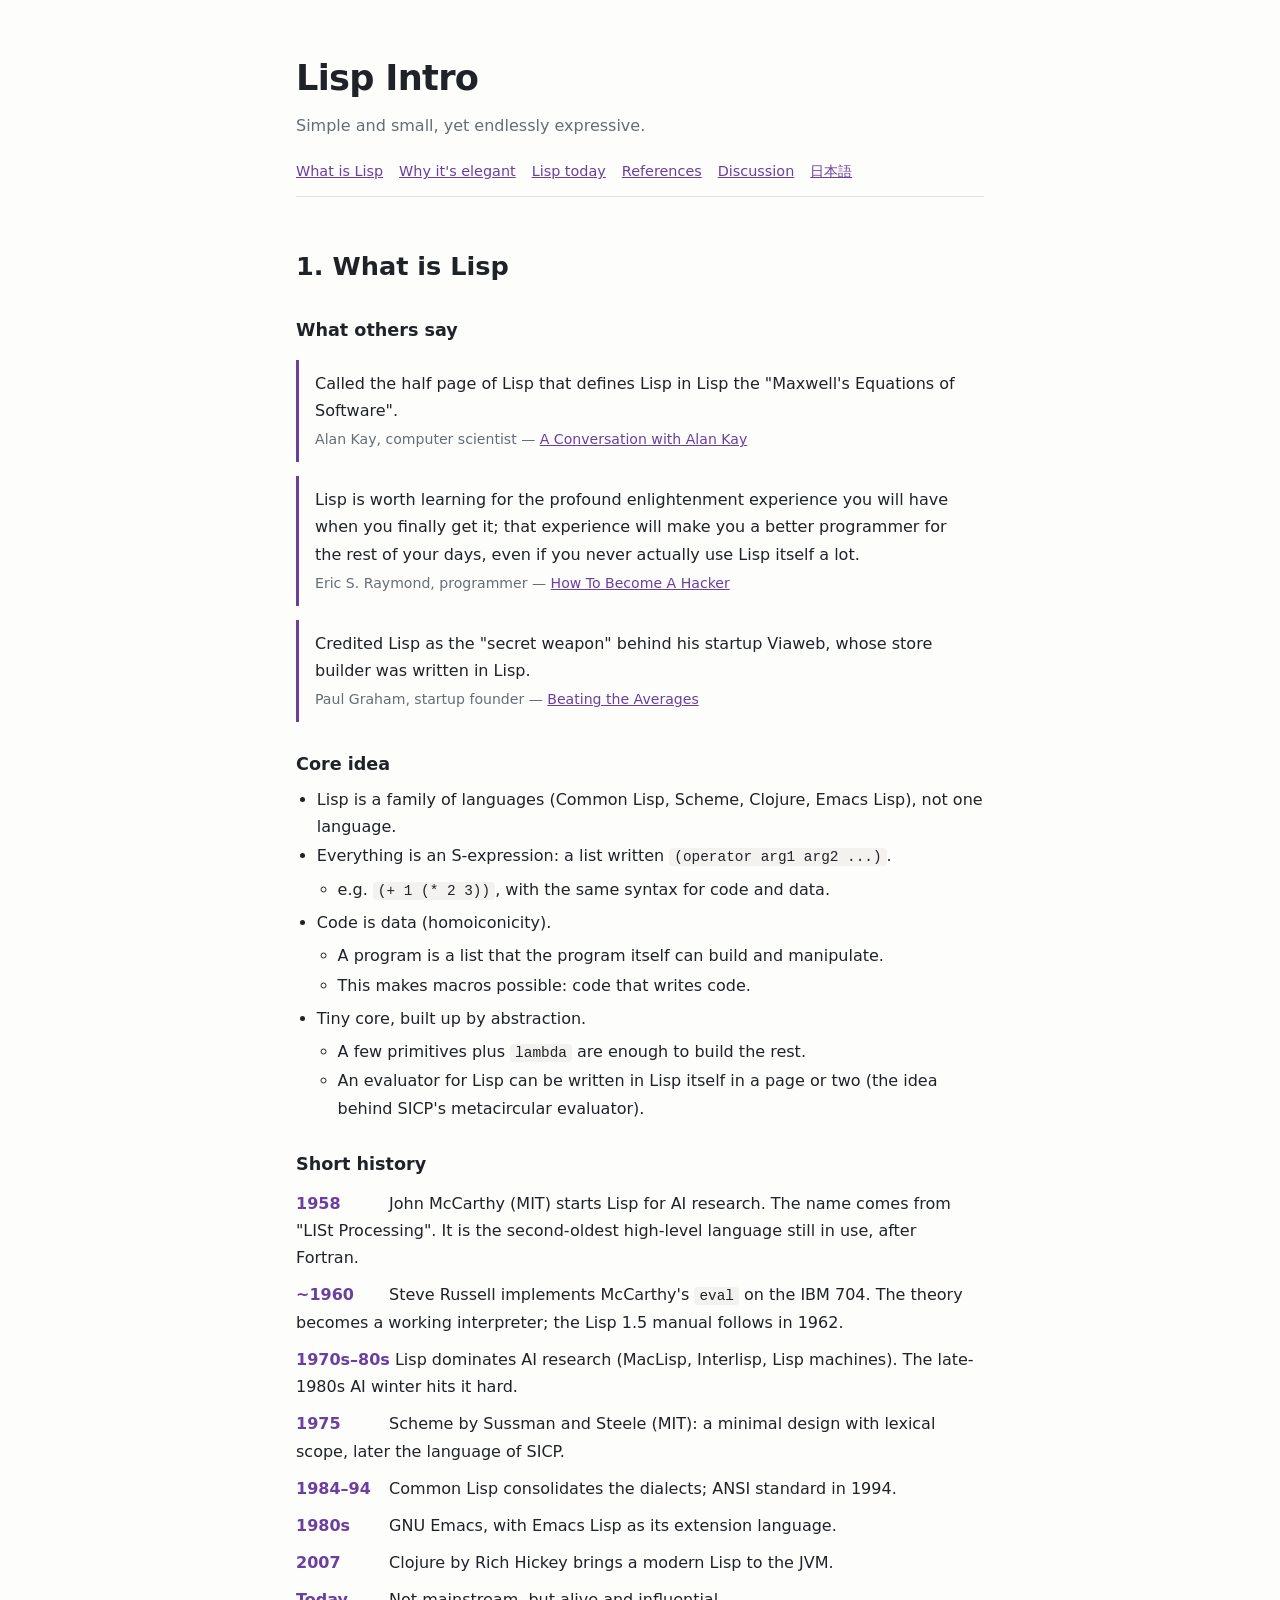
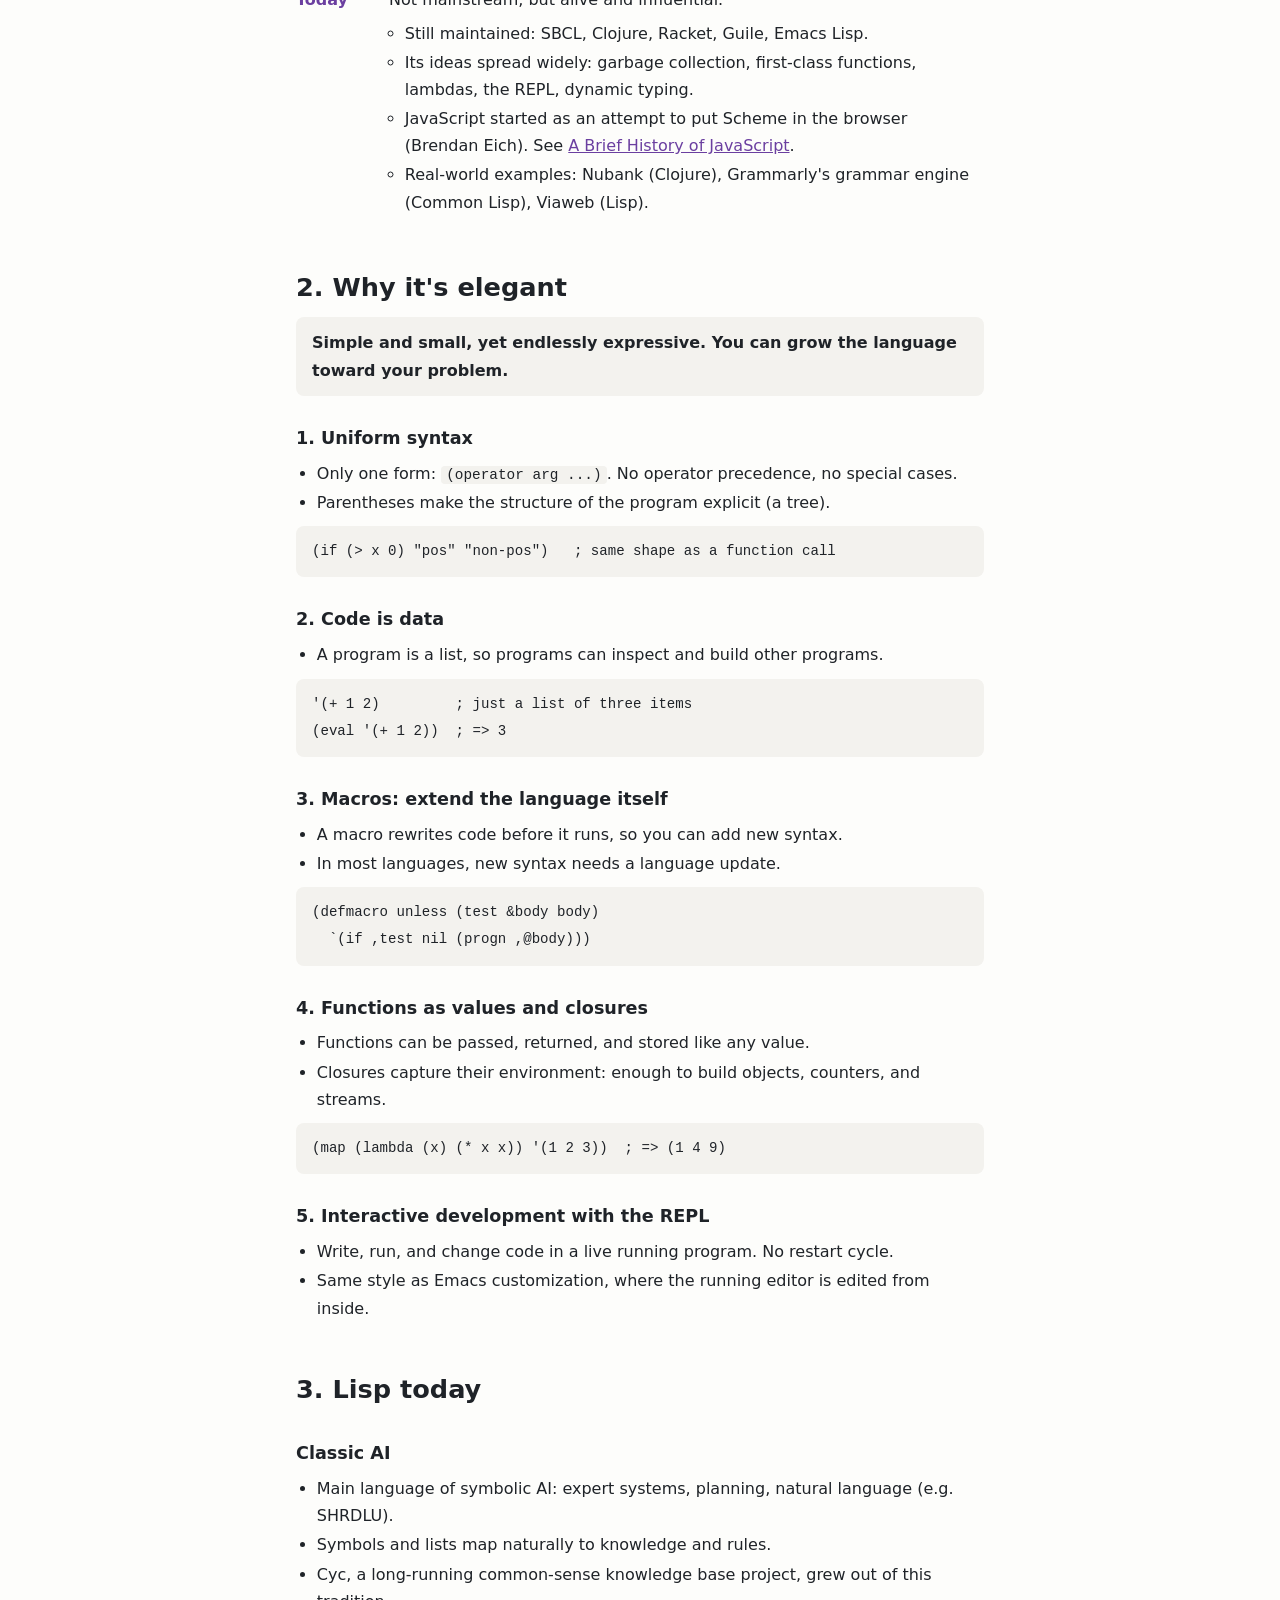
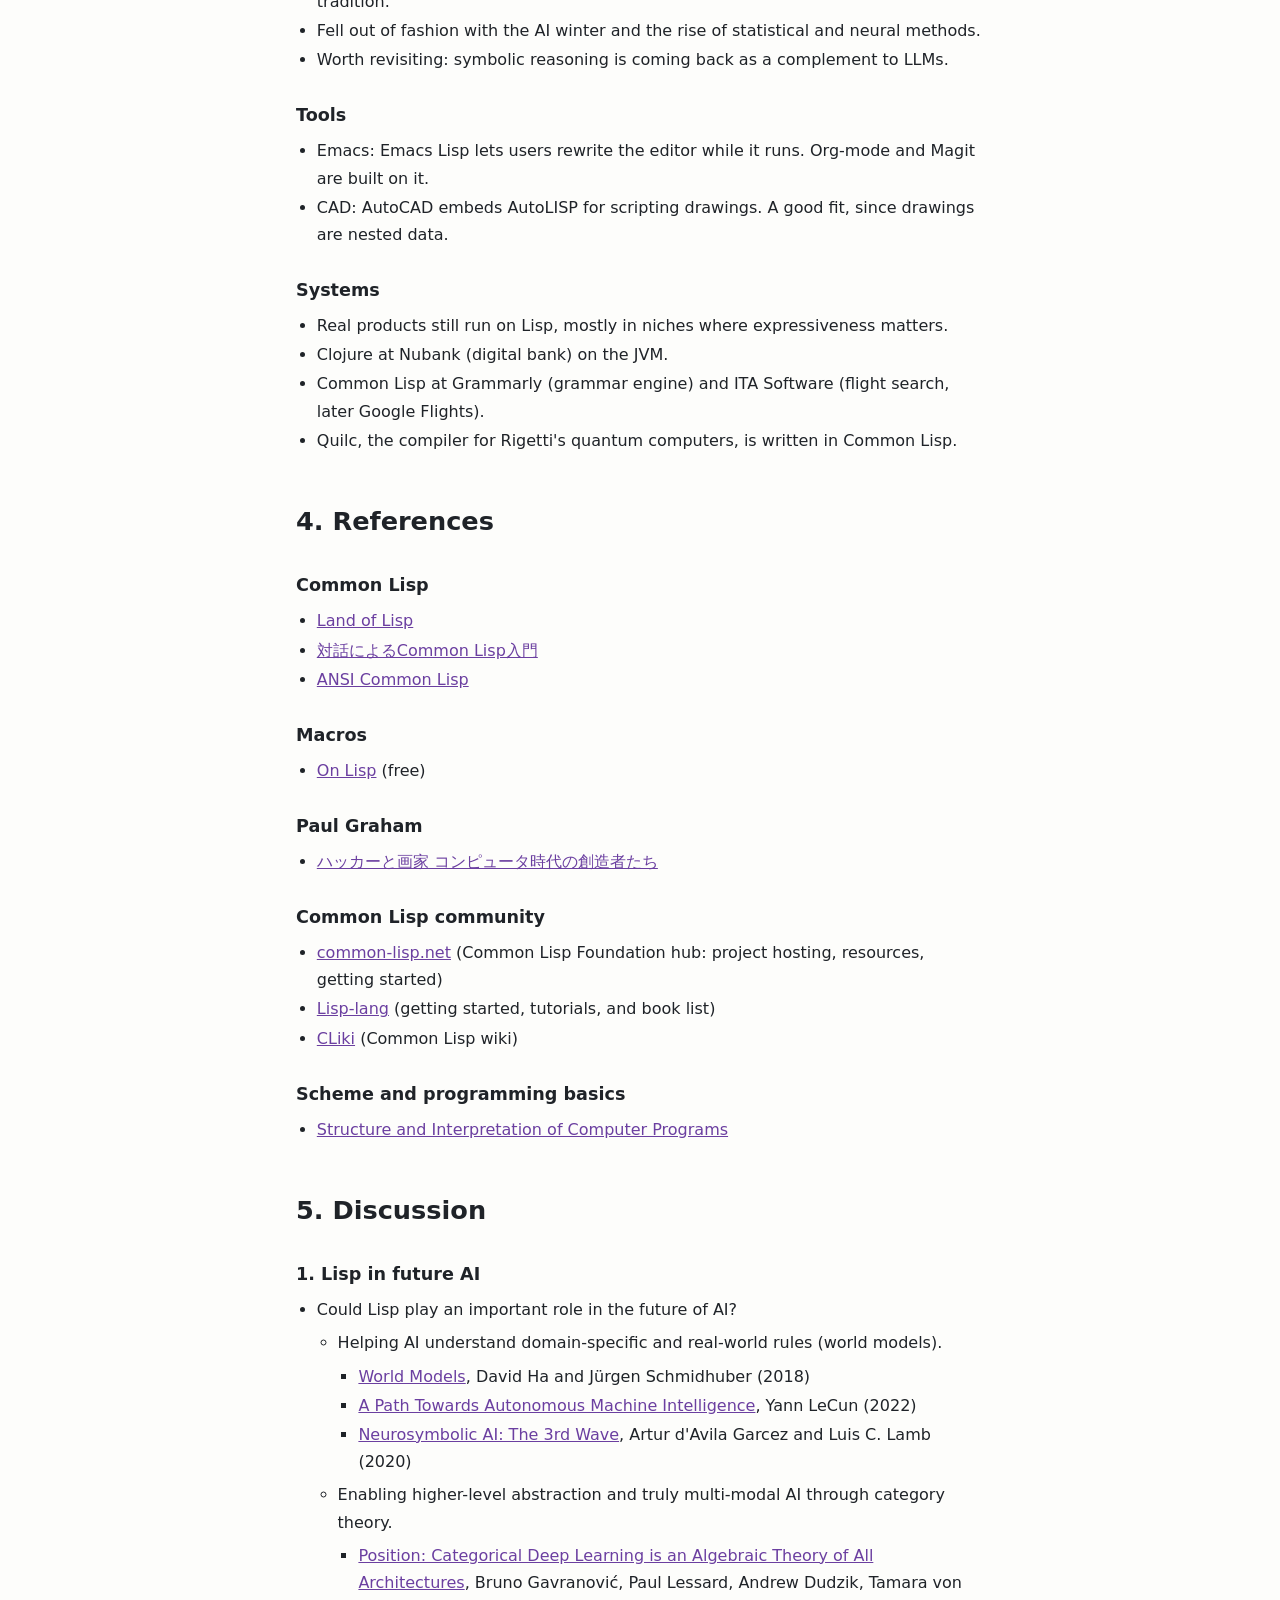
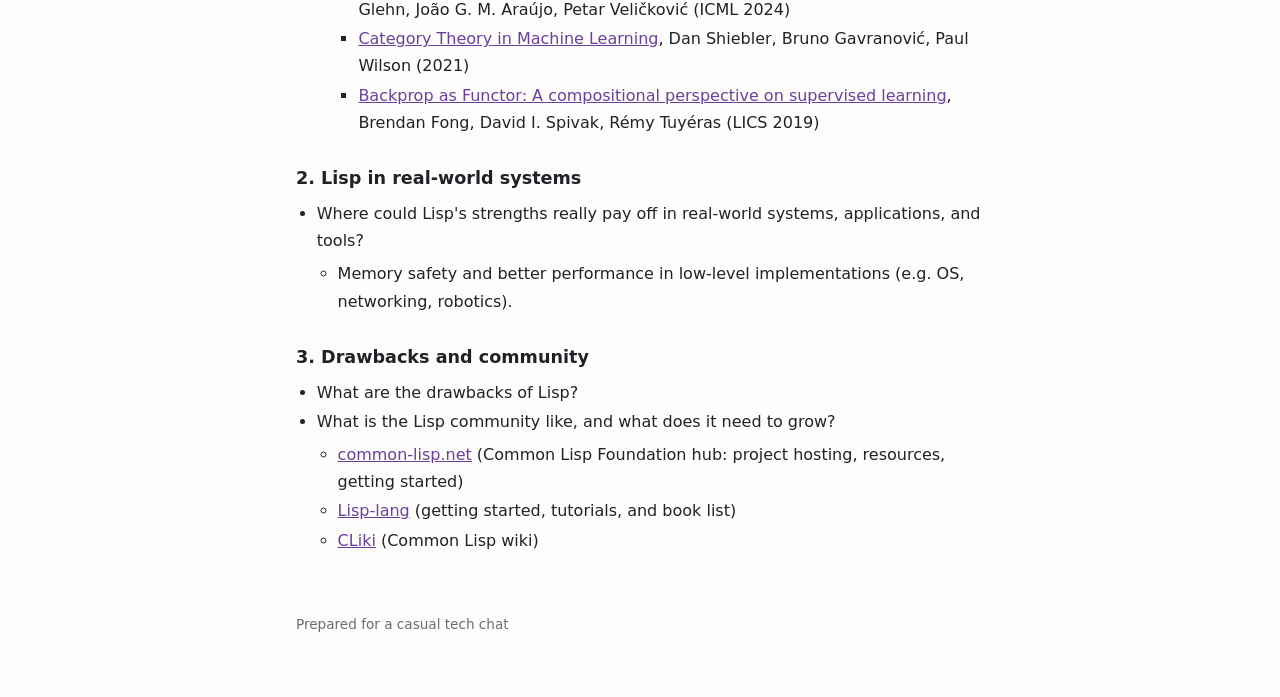
<file: index.html>
<!doctype html>
<html lang="en">
<head>
  <meta charset="utf-8">
  <meta name="viewport" content="width=device-width, initial-scale=1">
  <title>Lisp Intro</title>
  <meta name="description" content="A short, casual introduction to Lisp: the core idea, why it is elegant, and where it is used today.">
  <link rel="stylesheet" href="style.css">
</head>
<body>
  <header class="site-header">
    <h1>Lisp Intro</h1>
    <p class="tagline">Simple and small, yet endlessly expressive.</p>
    <nav>
      <a href="#what">What is Lisp</a>
      <a href="#elegant">Why it's elegant</a>
      <a href="#today">Lisp today</a>
      <a href="#references">References</a>
      <a href="#discussion">Discussion</a>
      <a href="ja/index.html" hreflang="ja" class="lang">日本語</a>
    </nav>
  </header>

  <main>
    <section id="what">
      <h2>1. What is Lisp</h2>

      <h3>What others say</h3>
      <blockquote>
        <p>Called the half page of Lisp that defines Lisp in Lisp the "Maxwell's Equations of Software".</p>
        <footer>Alan Kay, computer scientist &mdash; <a href="https://queue.acm.org/detail.cfm?id=1039523">A Conversation with Alan Kay</a></footer>
      </blockquote>
      <blockquote>
        <p>Lisp is worth learning for the profound enlightenment experience you will have when you finally get it; that experience will make you a better programmer for the rest of your days, even if you never actually use Lisp itself a lot.</p>
        <footer>Eric S. Raymond, programmer &mdash; <a href="http://www.catb.org/~esr/faqs/hacker-howto.html">How To Become A Hacker</a></footer>
      </blockquote>
      <blockquote>
        <p>Credited Lisp as the "secret weapon" behind his startup Viaweb, whose store builder was written in Lisp.</p>
        <footer>Paul Graham, startup founder &mdash; <a href="https://paulgraham.com/avg.html">Beating the Averages</a></footer>
      </blockquote>

      <h3>Core idea</h3>
      <ul>
        <li>Lisp is a family of languages (Common Lisp, Scheme, Clojure, Emacs Lisp), not one language.</li>
        <li>Everything is an S-expression: a list written <code>(operator arg1 arg2 ...)</code>.
          <ul><li>e.g. <code>(+ 1 (* 2 3))</code>, with the same syntax for code and data.</li></ul>
        </li>
        <li>Code is data (homoiconicity).
          <ul>
            <li>A program is a list that the program itself can build and manipulate.</li>
            <li>This makes macros possible: code that writes code.</li>
          </ul>
        </li>
        <li>Tiny core, built up by abstraction.
          <ul>
            <li>A few primitives plus <code>lambda</code> are enough to build the rest.</li>
            <li>An evaluator for Lisp can be written in Lisp itself in a page or two (the idea behind SICP's metacircular evaluator).</li>
          </ul>
        </li>
      </ul>

      <h3>Short history</h3>
      <ul class="timeline">
        <li><span class="year">1958</span> John McCarthy (MIT) starts Lisp for AI research. The name comes from "LISt Processing". It is the second-oldest high-level language still in use, after Fortran.</li>
        <li><span class="year">~1960</span> Steve Russell implements McCarthy's <code>eval</code> on the IBM 704. The theory becomes a working interpreter; the Lisp 1.5 manual follows in 1962.</li>
        <li><span class="year">1970s&ndash;80s</span> Lisp dominates AI research (MacLisp, Interlisp, Lisp machines). The late-1980s AI winter hits it hard.</li>
        <li><span class="year">1975</span> Scheme by Sussman and Steele (MIT): a minimal design with lexical scope, later the language of SICP.</li>
        <li><span class="year">1984&ndash;94</span> Common Lisp consolidates the dialects; ANSI standard in 1994.</li>
        <li><span class="year">1980s</span> GNU Emacs, with Emacs Lisp as its extension language.</li>
        <li><span class="year">2007</span> Clojure by Rich Hickey brings a modern Lisp to the JVM.</li>
        <li><span class="year">Today</span> Not mainstream, but alive and influential.
          <ul>
            <li>Still maintained: SBCL, Clojure, Racket, Guile, Emacs Lisp.</li>
            <li>Its ideas spread widely: garbage collection, first-class functions, lambdas, the REPL, dynamic typing.</li>
            <li>JavaScript started as an attempt to put Scheme in the browser (Brendan Eich). See <a href="https://auth0.com/blog/a-brief-history-of-javascript/">A Brief History of JavaScript</a>.</li>
            <li>Real-world examples: Nubank (Clojure), Grammarly's grammar engine (Common Lisp), Viaweb (Lisp).</li>
          </ul>
        </li>
      </ul>
    </section>

    <section id="elegant">
      <h2>2. Why it's elegant</h2>
      <p class="takeaway">Simple and small, yet endlessly expressive. You can grow the language toward your problem.</p>

      <h3>1. Uniform syntax</h3>
      <ul>
        <li>Only one form: <code>(operator arg ...)</code>. No operator precedence, no special cases.</li>
        <li>Parentheses make the structure of the program explicit (a tree).</li>
      </ul>
      <pre><code>(if (&gt; x 0) "pos" "non-pos")   ; same shape as a function call</code></pre>

      <h3>2. Code is data</h3>
      <ul>
        <li>A program is a list, so programs can inspect and build other programs.</li>
      </ul>
      <pre><code>'(+ 1 2)         ; just a list of three items
(eval '(+ 1 2))  ; =&gt; 3</code></pre>

      <h3>3. Macros: extend the language itself</h3>
      <ul>
        <li>A macro rewrites code before it runs, so you can add new syntax.</li>
        <li>In most languages, new syntax needs a language update.</li>
      </ul>
      <pre><code>(defmacro unless (test &amp;body body)
  `(if ,test nil (progn ,@body)))</code></pre>

      <h3>4. Functions as values and closures</h3>
      <ul>
        <li>Functions can be passed, returned, and stored like any value.</li>
        <li>Closures capture their environment: enough to build objects, counters, and streams.</li>
      </ul>
      <pre><code>(map (lambda (x) (* x x)) '(1 2 3))  ; =&gt; (1 4 9)</code></pre>

      <h3>5. Interactive development with the REPL</h3>
      <ul>
        <li>Write, run, and change code in a live running program. No restart cycle.</li>
        <li>Same style as Emacs customization, where the running editor is edited from inside.</li>
      </ul>
    </section>

    <section id="today">
      <h2>3. Lisp today</h2>

      <h3>Classic AI</h3>
      <ul>
        <li>Main language of symbolic AI: expert systems, planning, natural language (e.g. SHRDLU).</li>
        <li>Symbols and lists map naturally to knowledge and rules.</li>
        <li>Cyc, a long-running common-sense knowledge base project, grew out of this tradition.</li>
        <li>Fell out of fashion with the AI winter and the rise of statistical and neural methods.</li>
        <li>Worth revisiting: symbolic reasoning is coming back as a complement to LLMs.</li>
      </ul>

      <h3>Tools</h3>
      <ul>
        <li>Emacs: Emacs Lisp lets users rewrite the editor while it runs. Org-mode and Magit are built on it.</li>
        <li>CAD: AutoCAD embeds AutoLISP for scripting drawings. A good fit, since drawings are nested data.</li>
      </ul>

      <h3>Systems</h3>
      <ul>
        <li>Real products still run on Lisp, mostly in niches where expressiveness matters.</li>
        <li>Clojure at Nubank (digital bank) on the JVM.</li>
        <li>Common Lisp at Grammarly (grammar engine) and ITA Software (flight search, later Google Flights).</li>
        <li>Quilc, the compiler for Rigetti's quantum computers, is written in Common Lisp.</li>
      </ul>
    </section>

    <section id="references">
      <h2>4. References</h2>
      <h3>Common Lisp</h3>
      <ul>
        <li><a href="https://www.oreilly.co.jp/books/9784873115870/">Land of Lisp</a></li>
        <li><a href="https://www.amazon.co.jp/dp/4627836090">対話によるCommon Lisp入門</a></li>
        <li><a href="https://paulgraham.com/acl.html">ANSI Common Lisp</a></li>
      </ul>
      <h3>Macros</h3>
      <ul>
        <li><a href="https://paulgraham.com/onlisptext.html">On Lisp</a> (free)</li>
      </ul>
      <h3>Paul Graham</h3>
      <ul>
        <li><a href="https://www.amazon.co.jp/dp/4274065979">ハッカーと画家 コンピュータ時代の創造者たち</a></li>
      </ul>
      <h3>Common Lisp community</h3>
      <ul>
        <li><a href="https://common-lisp.net/">common-lisp.net</a> (Common Lisp Foundation hub: project hosting, resources, getting started)</li>
        <li><a href="https://lisp-lang.org/">Lisp-lang</a> (getting started, tutorials, and book list)</li>
        <li><a href="https://cliki.net/">CLiki</a> (Common Lisp wiki)</li>
      </ul>
      <h3>Scheme and programming basics</h3>
      <ul>
        <li><a href="https://www.vocrf.net/docs_ja/jsicp.pdf">Structure and Interpretation of Computer Programs</a></li>
      </ul>
    </section>

    <section id="discussion">
      <h2>5. Discussion</h2>

      <h3>1. Lisp in future AI</h3>
      <ul>
        <li>Could Lisp play an important role in the future of AI?
          <ul>
            <li>Helping AI understand domain-specific and real-world rules (world models).
              <ul>
                <li><a href="https://arxiv.org/abs/1803.10122">World Models</a>, David Ha and Jürgen Schmidhuber (2018)</li>
                <li><a href="https://openreview.net/pdf?id=BZ5a1r-kVsf">A Path Towards Autonomous Machine Intelligence</a>, Yann LeCun (2022)</li>
                <li><a href="https://arxiv.org/abs/2012.05876">Neurosymbolic AI: The 3rd Wave</a>, Artur d'Avila Garcez and Luis C. Lamb (2020)</li>
              </ul>
            </li>
            <li>Enabling higher-level abstraction and truly multi-modal AI through category theory.
              <ul>
                <li><a href="https://arxiv.org/abs/2402.15332">Position: Categorical Deep Learning is an Algebraic Theory of All Architectures</a>, Bruno Gavranović, Paul Lessard, Andrew Dudzik, Tamara von Glehn, João G. M. Araújo, Petar Veličković (ICML 2024)</li>
                <li><a href="https://arxiv.org/abs/2106.07032">Category Theory in Machine Learning</a>, Dan Shiebler, Bruno Gavranović, Paul Wilson (2021)</li>
                <li><a href="https://arxiv.org/abs/1711.10455">Backprop as Functor: A compositional perspective on supervised learning</a>, Brendan Fong, David I. Spivak, Rémy Tuyéras (LICS 2019)</li>
              </ul>
            </li>
          </ul>
        </li>
      </ul>

      <h3>2. Lisp in real-world systems</h3>
      <ul>
        <li>Where could Lisp's strengths really pay off in real-world systems, applications, and tools?
          <ul><li>Memory safety and better performance in low-level implementations (e.g. OS, networking, robotics).</li></ul>
        </li>
      </ul>

      <h3>3. Drawbacks and community</h3>
      <ul>
        <li>What are the drawbacks of Lisp?</li>
        <li>What is the Lisp community like, and what does it need to grow?
          <ul>
            <li><a href="https://common-lisp.net/">common-lisp.net</a> (Common Lisp Foundation hub: project hosting, resources, getting started)</li>
            <li><a href="https://lisp-lang.org/">Lisp-lang</a> (getting started, tutorials, and book list)</li>
            <li><a href="https://cliki.net/">CLiki</a> (Common Lisp wiki)</li>
          </ul>
        </li>
      </ul>
    </section>
  </main>

  <footer class="site-footer">
    <p>Prepared for a casual tech chat</p>
  </footer>
</body>
</html>
</file>
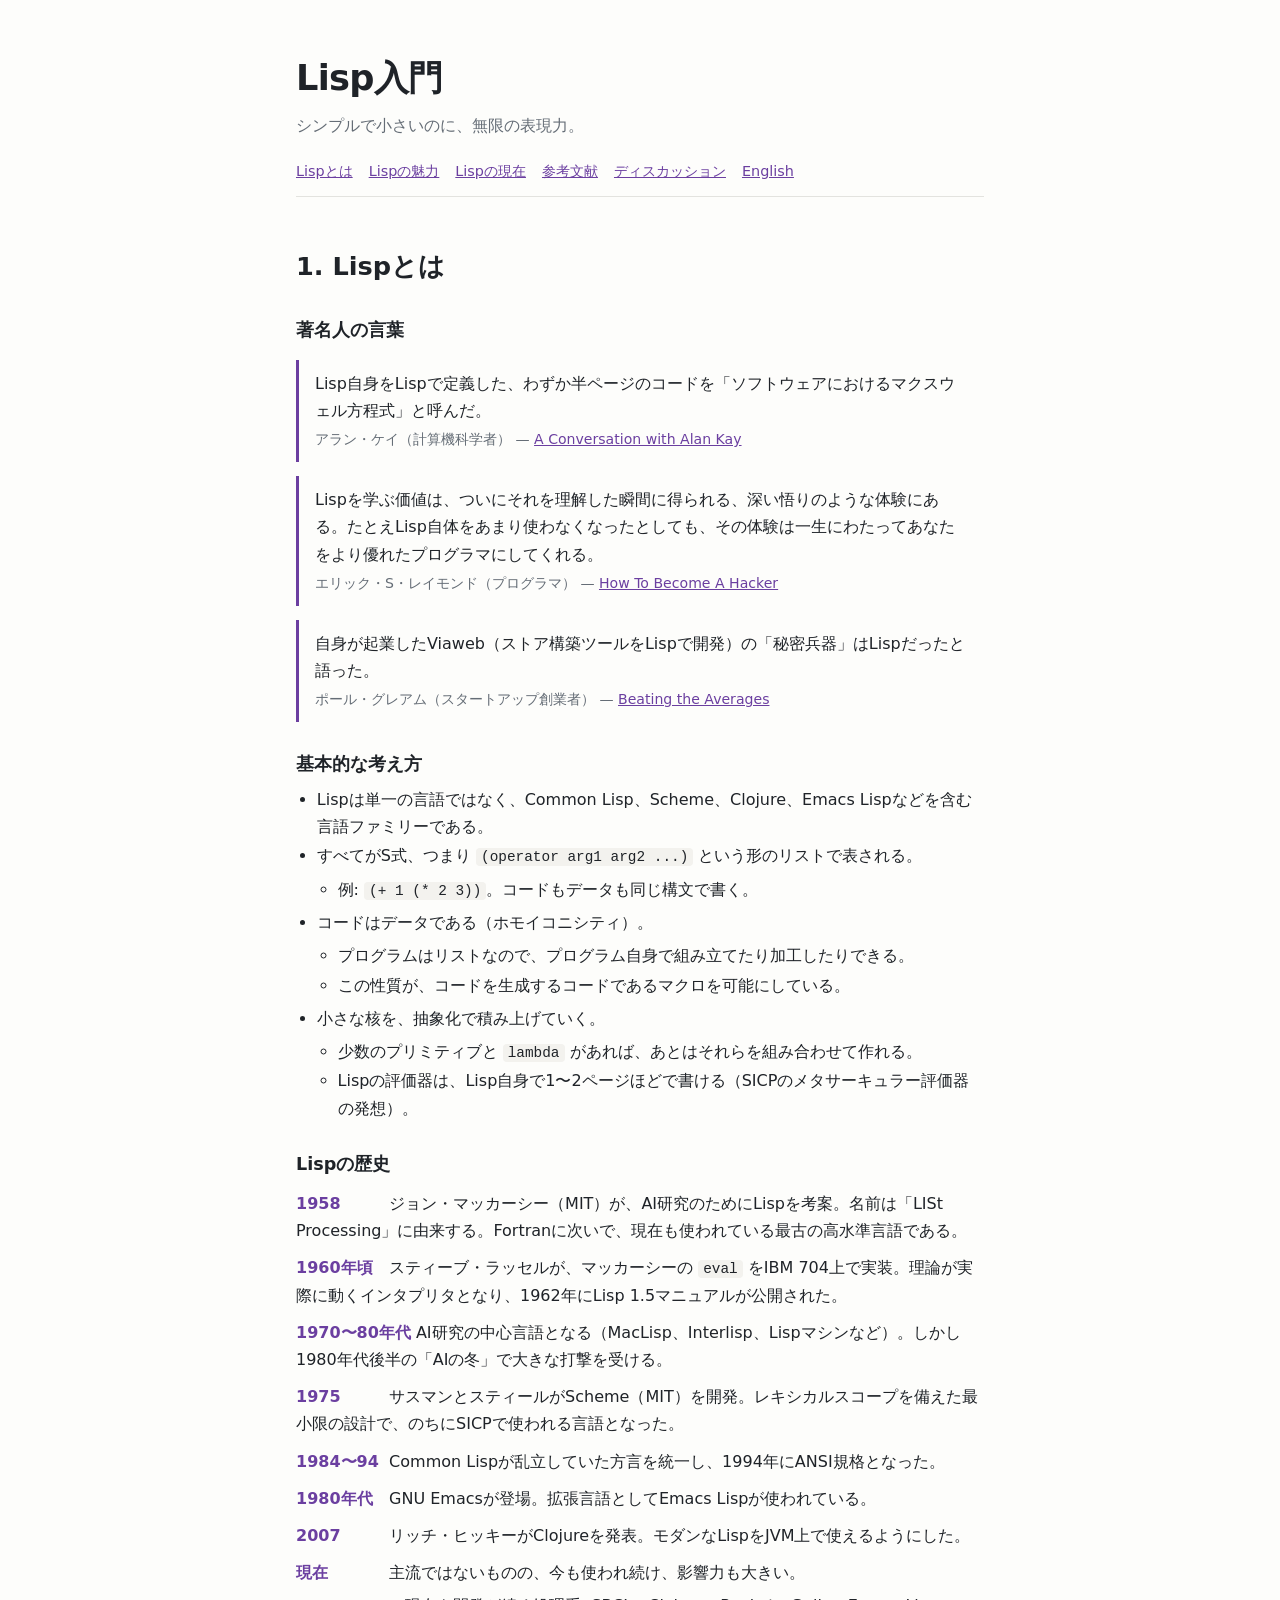
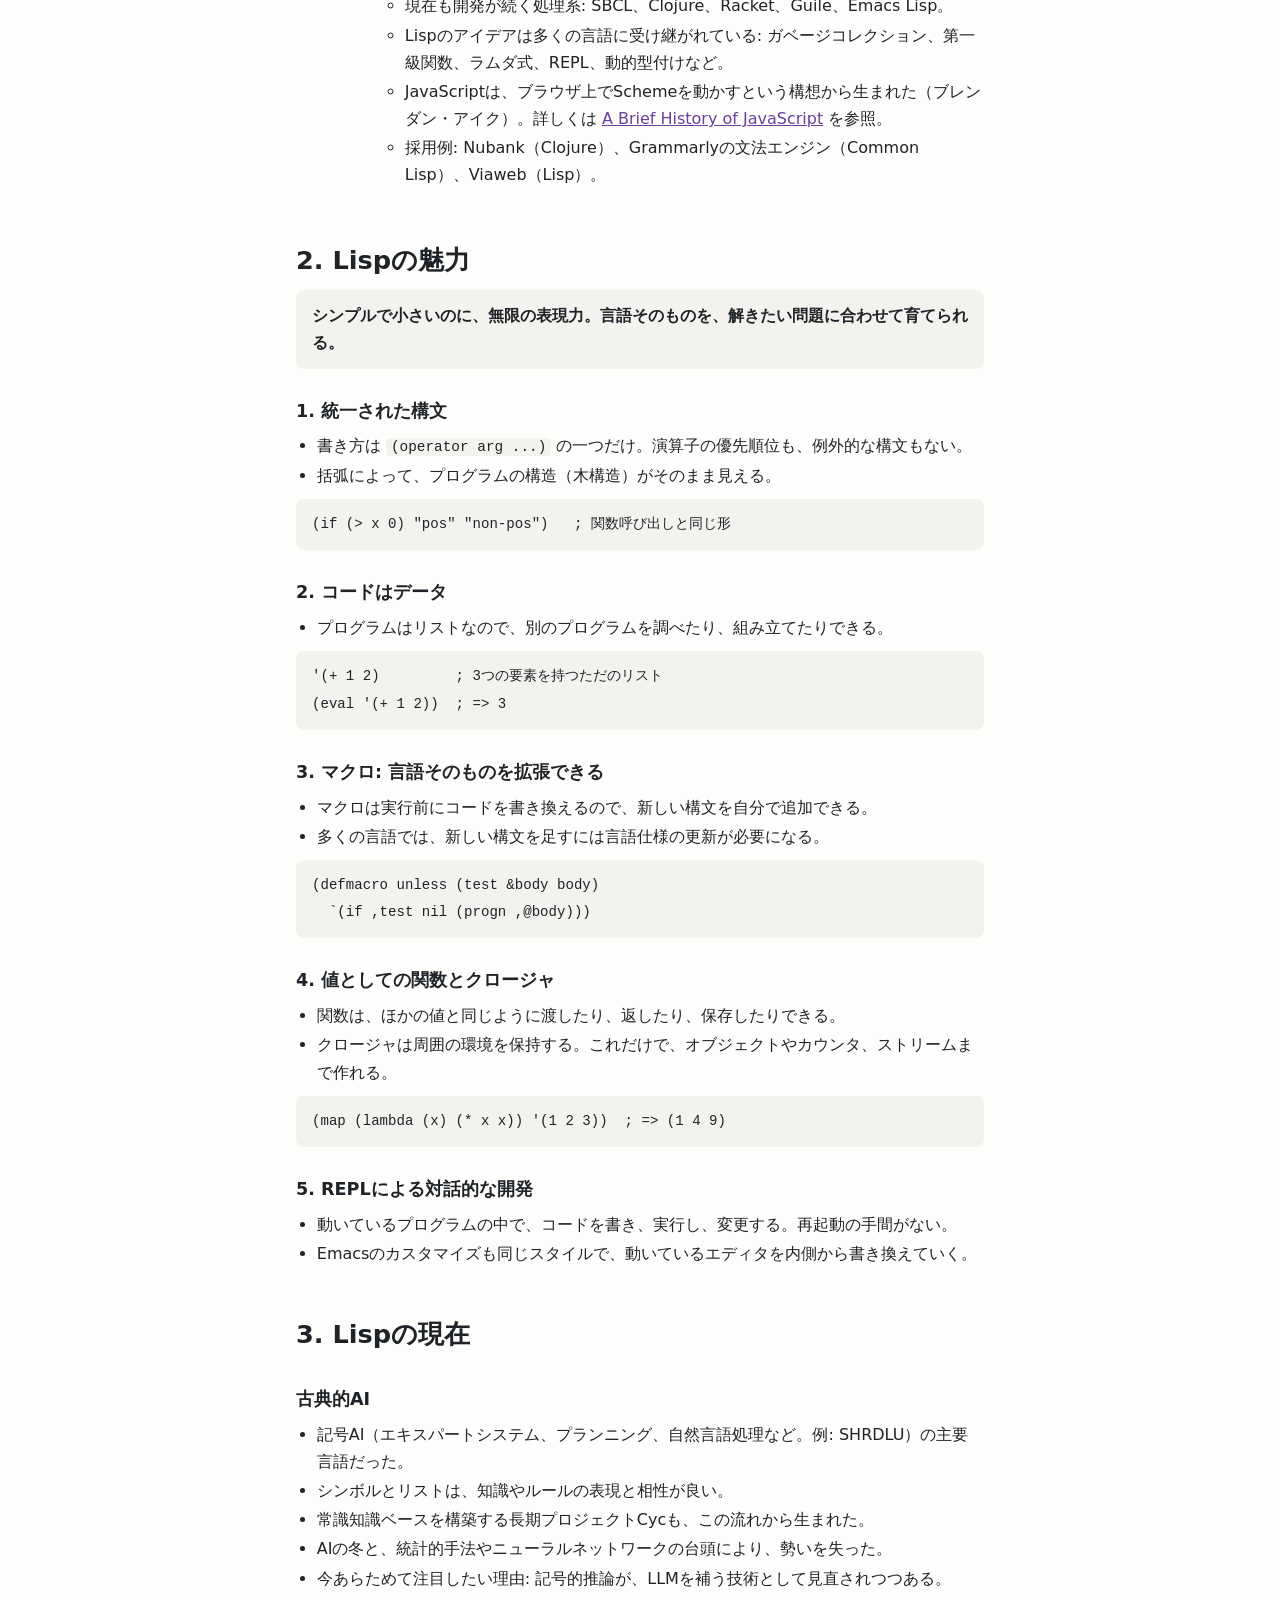
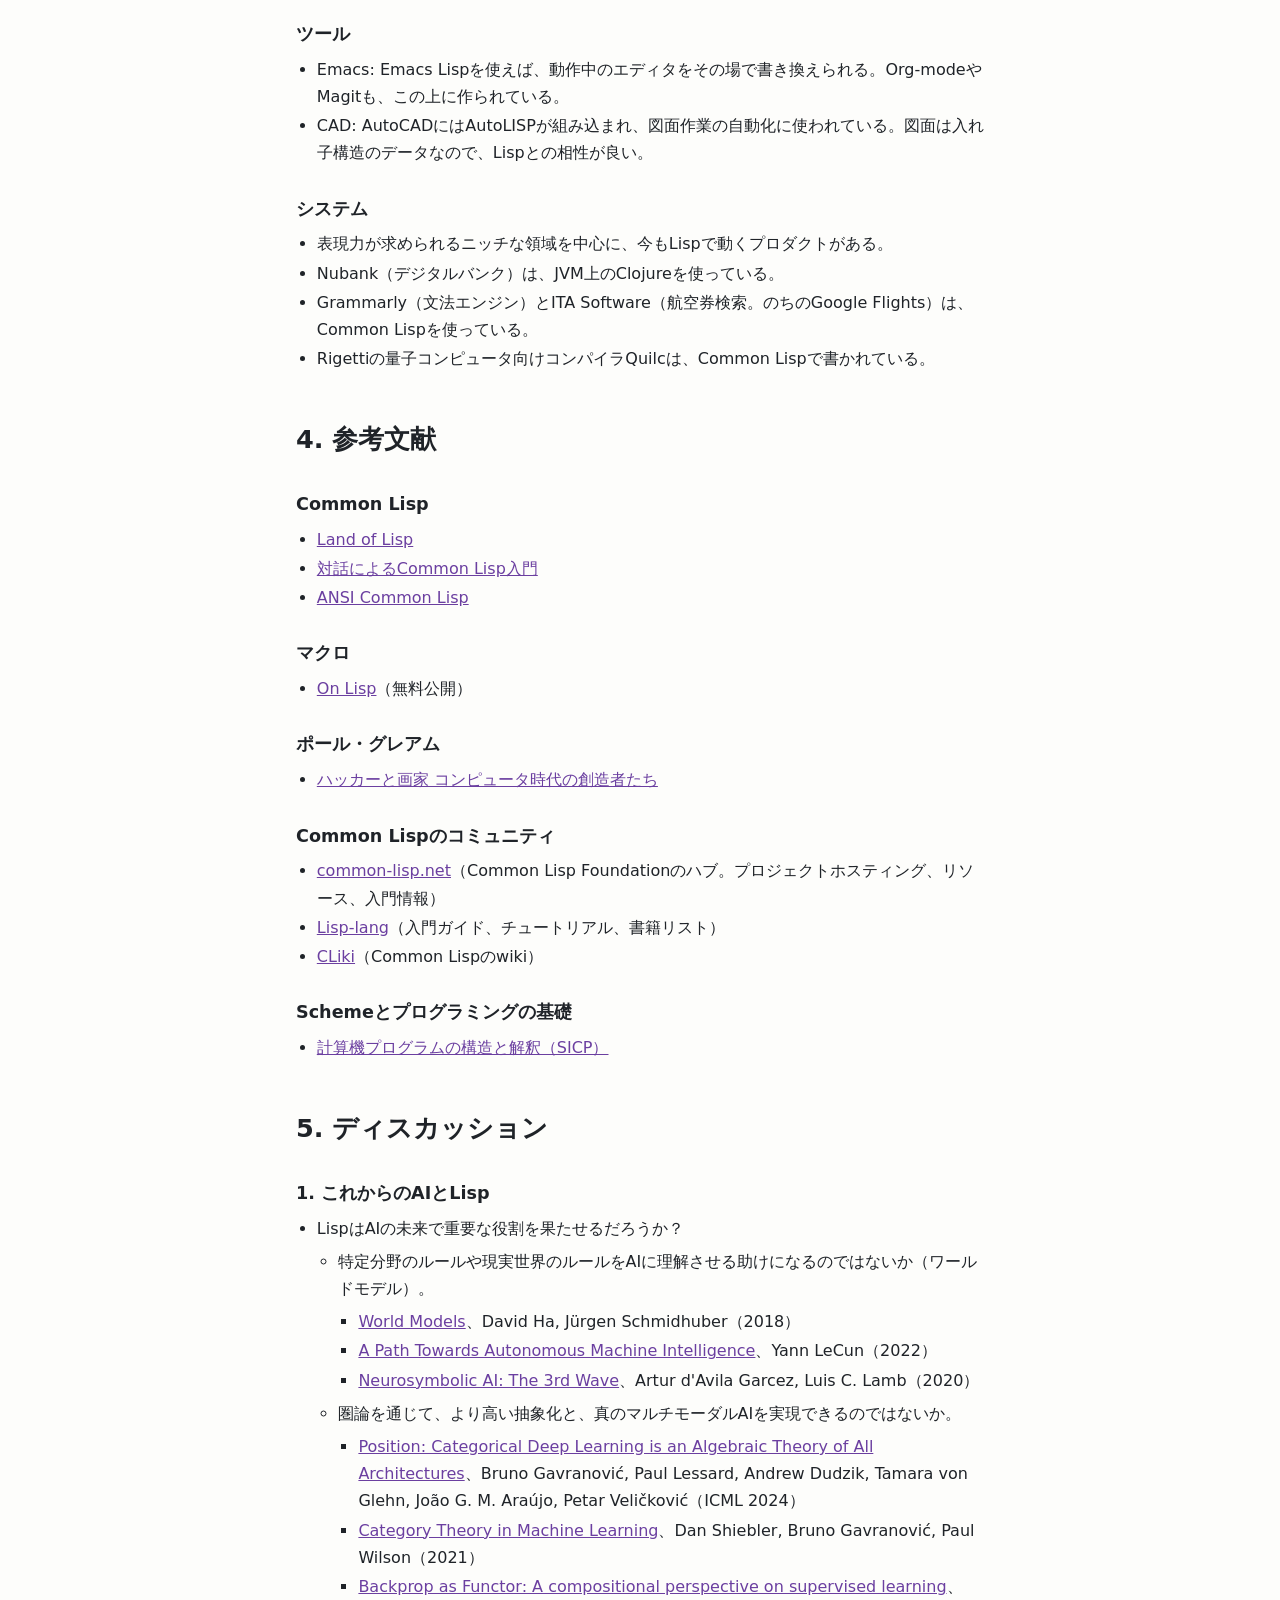
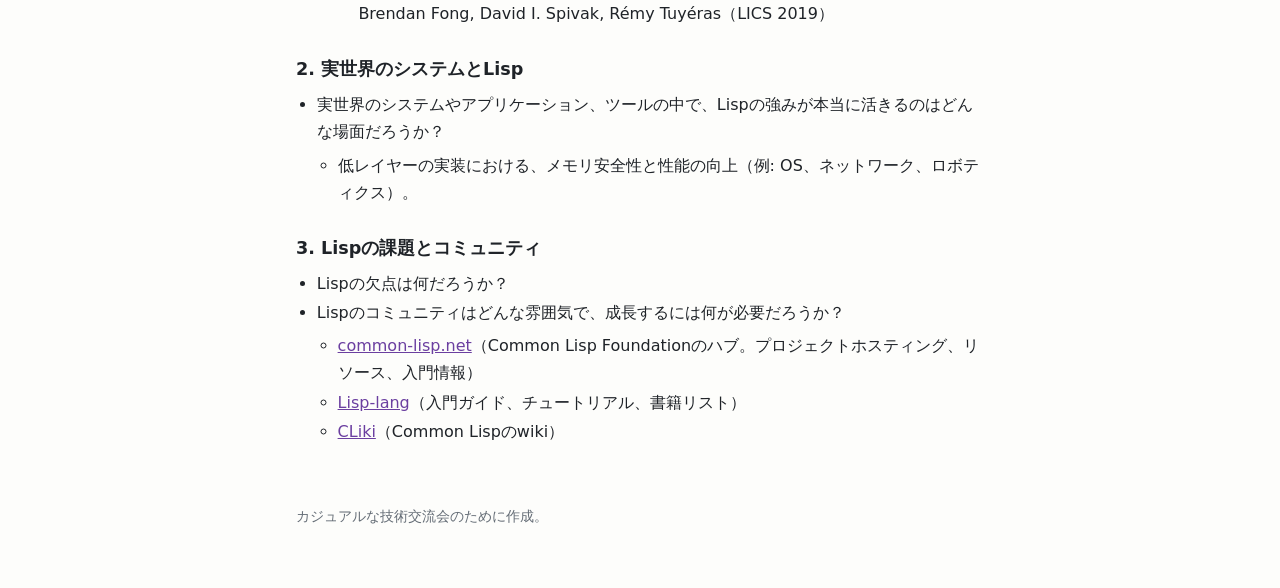
<file: ja/index.html>
<!doctype html>
<html lang="ja">
<head>
  <meta charset="utf-8">
  <meta name="viewport" content="width=device-width, initial-scale=1">
  <title>Lisp入門</title>
  <meta name="description" content="Lispを気軽に紹介するページ。基本的な考え方、Lispの魅力、そして今どこで使われているかをまとめました。">
  <link rel="stylesheet" href="../style.css">
</head>
<body>
  <header class="site-header">
    <h1>Lisp入門</h1>
    <p class="tagline">シンプルで小さいのに、無限の表現力。</p>
    <nav>
      <a href="#what">Lispとは</a>
      <a href="#elegant">Lispの魅力</a>
      <a href="#today">Lispの現在</a>
      <a href="#references">参考文献</a>
      <a href="#discussion">ディスカッション</a>
      <a href="../index.html" hreflang="en" class="lang">English</a>
    </nav>
  </header>

  <main>
    <section id="what">
      <h2>1. Lispとは</h2>

      <h3>著名人の言葉</h3>
      <blockquote>
        <p>Lisp自身をLispで定義した、わずか半ページのコードを「ソフトウェアにおけるマクスウェル方程式」と呼んだ。</p>
        <footer>アラン・ケイ（計算機科学者） &mdash; <a href="https://queue.acm.org/detail.cfm?id=1039523">A Conversation with Alan Kay</a></footer>
      </blockquote>
      <blockquote>
        <p>Lispを学ぶ価値は、ついにそれを理解した瞬間に得られる、深い悟りのような体験にある。たとえLisp自体をあまり使わなくなったとしても、その体験は一生にわたってあなたをより優れたプログラマにしてくれる。</p>
        <footer>エリック・S・レイモンド（プログラマ） &mdash; <a href="http://www.catb.org/~esr/faqs/hacker-howto.html">How To Become A Hacker</a></footer>
      </blockquote>
      <blockquote>
        <p>自身が起業したViaweb（ストア構築ツールをLispで開発）の「秘密兵器」はLispだったと語った。</p>
        <footer>ポール・グレアム（スタートアップ創業者） &mdash; <a href="https://paulgraham.com/avg.html">Beating the Averages</a></footer>
      </blockquote>

      <h3>基本的な考え方</h3>
      <ul>
        <li>Lispは単一の言語ではなく、Common Lisp、Scheme、Clojure、Emacs Lispなどを含む言語ファミリーである。</li>
        <li>すべてがS式、つまり <code>(operator arg1 arg2 ...)</code> という形のリストで表される。
          <ul><li>例: <code>(+ 1 (* 2 3))</code>。コードもデータも同じ構文で書く。</li></ul>
        </li>
        <li>コードはデータである（ホモイコニシティ）。
          <ul>
            <li>プログラムはリストなので、プログラム自身で組み立てたり加工したりできる。</li>
            <li>この性質が、コードを生成するコードであるマクロを可能にしている。</li>
          </ul>
        </li>
        <li>小さな核を、抽象化で積み上げていく。
          <ul>
            <li>少数のプリミティブと <code>lambda</code> があれば、あとはそれらを組み合わせて作れる。</li>
            <li>Lispの評価器は、Lisp自身で1〜2ページほどで書ける（SICPのメタサーキュラー評価器の発想）。</li>
          </ul>
        </li>
      </ul>

      <h3>Lispの歴史</h3>
      <ul class="timeline">
        <li><span class="year">1958</span> ジョン・マッカーシー（MIT）が、AI研究のためにLispを考案。名前は「LISt Processing」に由来する。Fortranに次いで、現在も使われている最古の高水準言語である。</li>
        <li><span class="year">1960年頃</span> スティーブ・ラッセルが、マッカーシーの <code>eval</code> をIBM 704上で実装。理論が実際に動くインタプリタとなり、1962年にLisp 1.5マニュアルが公開された。</li>
        <li><span class="year">1970〜80年代</span> AI研究の中心言語となる（MacLisp、Interlisp、Lispマシンなど）。しかし1980年代後半の「AIの冬」で大きな打撃を受ける。</li>
        <li><span class="year">1975</span> サスマンとスティールがScheme（MIT）を開発。レキシカルスコープを備えた最小限の設計で、のちにSICPで使われる言語となった。</li>
        <li><span class="year">1984〜94</span> Common Lispが乱立していた方言を統一し、1994年にANSI規格となった。</li>
        <li><span class="year">1980年代</span> GNU Emacsが登場。拡張言語としてEmacs Lispが使われている。</li>
        <li><span class="year">2007</span> リッチ・ヒッキーがClojureを発表。モダンなLispをJVM上で使えるようにした。</li>
        <li><span class="year">現在</span> 主流ではないものの、今も使われ続け、影響力も大きい。
          <ul>
            <li>現在も開発が続く処理系: SBCL、Clojure、Racket、Guile、Emacs Lisp。</li>
            <li>Lispのアイデアは多くの言語に受け継がれている: ガベージコレクション、第一級関数、ラムダ式、REPL、動的型付けなど。</li>
            <li>JavaScriptは、ブラウザ上でSchemeを動かすという構想から生まれた（ブレンダン・アイク）。詳しくは <a href="https://auth0.com/blog/a-brief-history-of-javascript/">A Brief History of JavaScript</a> を参照。</li>
            <li>採用例: Nubank（Clojure）、Grammarlyの文法エンジン（Common Lisp）、Viaweb（Lisp）。</li>
          </ul>
        </li>
      </ul>
    </section>

    <section id="elegant">
      <h2>2. Lispの魅力</h2>
      <p class="takeaway">シンプルで小さいのに、無限の表現力。言語そのものを、解きたい問題に合わせて育てられる。</p>

      <h3>1. 統一された構文</h3>
      <ul>
        <li>書き方は <code>(operator arg ...)</code> の一つだけ。演算子の優先順位も、例外的な構文もない。</li>
        <li>括弧によって、プログラムの構造（木構造）がそのまま見える。</li>
      </ul>
      <pre><code>(if (&gt; x 0) "pos" "non-pos")   ; 関数呼び出しと同じ形</code></pre>

      <h3>2. コードはデータ</h3>
      <ul>
        <li>プログラムはリストなので、別のプログラムを調べたり、組み立てたりできる。</li>
      </ul>
      <pre><code>'(+ 1 2)         ; 3つの要素を持つただのリスト
(eval '(+ 1 2))  ; =&gt; 3</code></pre>

      <h3>3. マクロ: 言語そのものを拡張できる</h3>
      <ul>
        <li>マクロは実行前にコードを書き換えるので、新しい構文を自分で追加できる。</li>
        <li>多くの言語では、新しい構文を足すには言語仕様の更新が必要になる。</li>
      </ul>
      <pre><code>(defmacro unless (test &amp;body body)
  `(if ,test nil (progn ,@body)))</code></pre>

      <h3>4. 値としての関数とクロージャ</h3>
      <ul>
        <li>関数は、ほかの値と同じように渡したり、返したり、保存したりできる。</li>
        <li>クロージャは周囲の環境を保持する。これだけで、オブジェクトやカウンタ、ストリームまで作れる。</li>
      </ul>
      <pre><code>(map (lambda (x) (* x x)) '(1 2 3))  ; =&gt; (1 4 9)</code></pre>

      <h3>5. REPLによる対話的な開発</h3>
      <ul>
        <li>動いているプログラムの中で、コードを書き、実行し、変更する。再起動の手間がない。</li>
        <li>Emacsのカスタマイズも同じスタイルで、動いているエディタを内側から書き換えていく。</li>
      </ul>
    </section>

    <section id="today">
      <h2>3. Lispの現在</h2>

      <h3>古典的AI</h3>
      <ul>
        <li>記号AI（エキスパートシステム、プランニング、自然言語処理など。例: SHRDLU）の主要言語だった。</li>
        <li>シンボルとリストは、知識やルールの表現と相性が良い。</li>
        <li>常識知識ベースを構築する長期プロジェクトCycも、この流れから生まれた。</li>
        <li>AIの冬と、統計的手法やニューラルネットワークの台頭により、勢いを失った。</li>
        <li>今あらためて注目したい理由: 記号的推論が、LLMを補う技術として見直されつつある。</li>
      </ul>

      <h3>ツール</h3>
      <ul>
        <li>Emacs: Emacs Lispを使えば、動作中のエディタをその場で書き換えられる。Org-modeやMagitも、この上に作られている。</li>
        <li>CAD: AutoCADにはAutoLISPが組み込まれ、図面作業の自動化に使われている。図面は入れ子構造のデータなので、Lispとの相性が良い。</li>
      </ul>

      <h3>システム</h3>
      <ul>
        <li>表現力が求められるニッチな領域を中心に、今もLispで動くプロダクトがある。</li>
        <li>Nubank（デジタルバンク）は、JVM上のClojureを使っている。</li>
        <li>Grammarly（文法エンジン）とITA Software（航空券検索。のちのGoogle Flights）は、Common Lispを使っている。</li>
        <li>Rigettiの量子コンピュータ向けコンパイラQuilcは、Common Lispで書かれている。</li>
      </ul>
    </section>

    <section id="references">
      <h2>4. 参考文献</h2>
      <h3>Common Lisp</h3>
      <ul>
        <li><a href="https://www.oreilly.co.jp/books/9784873115870/">Land of Lisp</a></li>
        <li><a href="https://www.amazon.co.jp/dp/4627836090">対話によるCommon Lisp入門</a></li>
        <li><a href="https://paulgraham.com/acl.html">ANSI Common Lisp</a></li>
      </ul>
      <h3>マクロ</h3>
      <ul>
        <li><a href="https://paulgraham.com/onlisptext.html">On Lisp</a>（無料公開）</li>
      </ul>
      <h3>ポール・グレアム</h3>
      <ul>
        <li><a href="https://www.amazon.co.jp/dp/4274065979">ハッカーと画家 コンピュータ時代の創造者たち</a></li>
      </ul>
      <h3>Common Lispのコミュニティ</h3>
      <ul>
        <li><a href="https://common-lisp.net/">common-lisp.net</a>（Common Lisp Foundationのハブ。プロジェクトホスティング、リソース、入門情報）</li>
        <li><a href="https://lisp-lang.org/">Lisp-lang</a>（入門ガイド、チュートリアル、書籍リスト）</li>
        <li><a href="https://cliki.net/">CLiki</a>（Common Lispのwiki）</li>
      </ul>
      <h3>Schemeとプログラミングの基礎</h3>
      <ul>
        <li><a href="https://www.vocrf.net/docs_ja/jsicp.pdf">計算機プログラムの構造と解釈（SICP）</a></li>
      </ul>
    </section>

    <section id="discussion">
      <h2>5. ディスカッション</h2>

      <h3>1. これからのAIとLisp</h3>
      <ul>
        <li>LispはAIの未来で重要な役割を果たせるだろうか？
          <ul>
            <li>特定分野のルールや現実世界のルールをAIに理解させる助けになるのではないか（ワールドモデル）。
              <ul>
                <li><a href="https://arxiv.org/abs/1803.10122">World Models</a>、David Ha, Jürgen Schmidhuber（2018）</li>
                <li><a href="https://openreview.net/pdf?id=BZ5a1r-kVsf">A Path Towards Autonomous Machine Intelligence</a>、Yann LeCun（2022）</li>
                <li><a href="https://arxiv.org/abs/2012.05876">Neurosymbolic AI: The 3rd Wave</a>、Artur d'Avila Garcez, Luis C. Lamb（2020）</li>
              </ul>
            </li>
            <li>圏論を通じて、より高い抽象化と、真のマルチモーダルAIを実現できるのではないか。
              <ul>
                <li><a href="https://arxiv.org/abs/2402.15332">Position: Categorical Deep Learning is an Algebraic Theory of All Architectures</a>、Bruno Gavranović, Paul Lessard, Andrew Dudzik, Tamara von Glehn, João G. M. Araújo, Petar Veličković（ICML 2024）</li>
                <li><a href="https://arxiv.org/abs/2106.07032">Category Theory in Machine Learning</a>、Dan Shiebler, Bruno Gavranović, Paul Wilson（2021）</li>
                <li><a href="https://arxiv.org/abs/1711.10455">Backprop as Functor: A compositional perspective on supervised learning</a>、Brendan Fong, David I. Spivak, Rémy Tuyéras（LICS 2019）</li>
              </ul>
            </li>
          </ul>
        </li>
      </ul>

      <h3>2. 実世界のシステムとLisp</h3>
      <ul>
        <li>実世界のシステムやアプリケーション、ツールの中で、Lispの強みが本当に活きるのはどんな場面だろうか？
          <ul><li>低レイヤーの実装における、メモリ安全性と性能の向上（例: OS、ネットワーク、ロボティクス）。</li></ul>
        </li>
      </ul>

      <h3>3. Lispの課題とコミュニティ</h3>
      <ul>
        <li>Lispの欠点は何だろうか？</li>
        <li>Lispのコミュニティはどんな雰囲気で、成長するには何が必要だろうか？
          <ul>
            <li><a href="https://common-lisp.net/">common-lisp.net</a>（Common Lisp Foundationのハブ。プロジェクトホスティング、リソース、入門情報）</li>
            <li><a href="https://lisp-lang.org/">Lisp-lang</a>（入門ガイド、チュートリアル、書籍リスト）</li>
            <li><a href="https://cliki.net/">CLiki</a>（Common Lispのwiki）</li>
          </ul>
        </li>
      </ul>
    </section>
  </main>

  <footer class="site-footer">
    <p>カジュアルな技術交流会のために作成。</p>
  </footer>
</body>
</html>
</file>
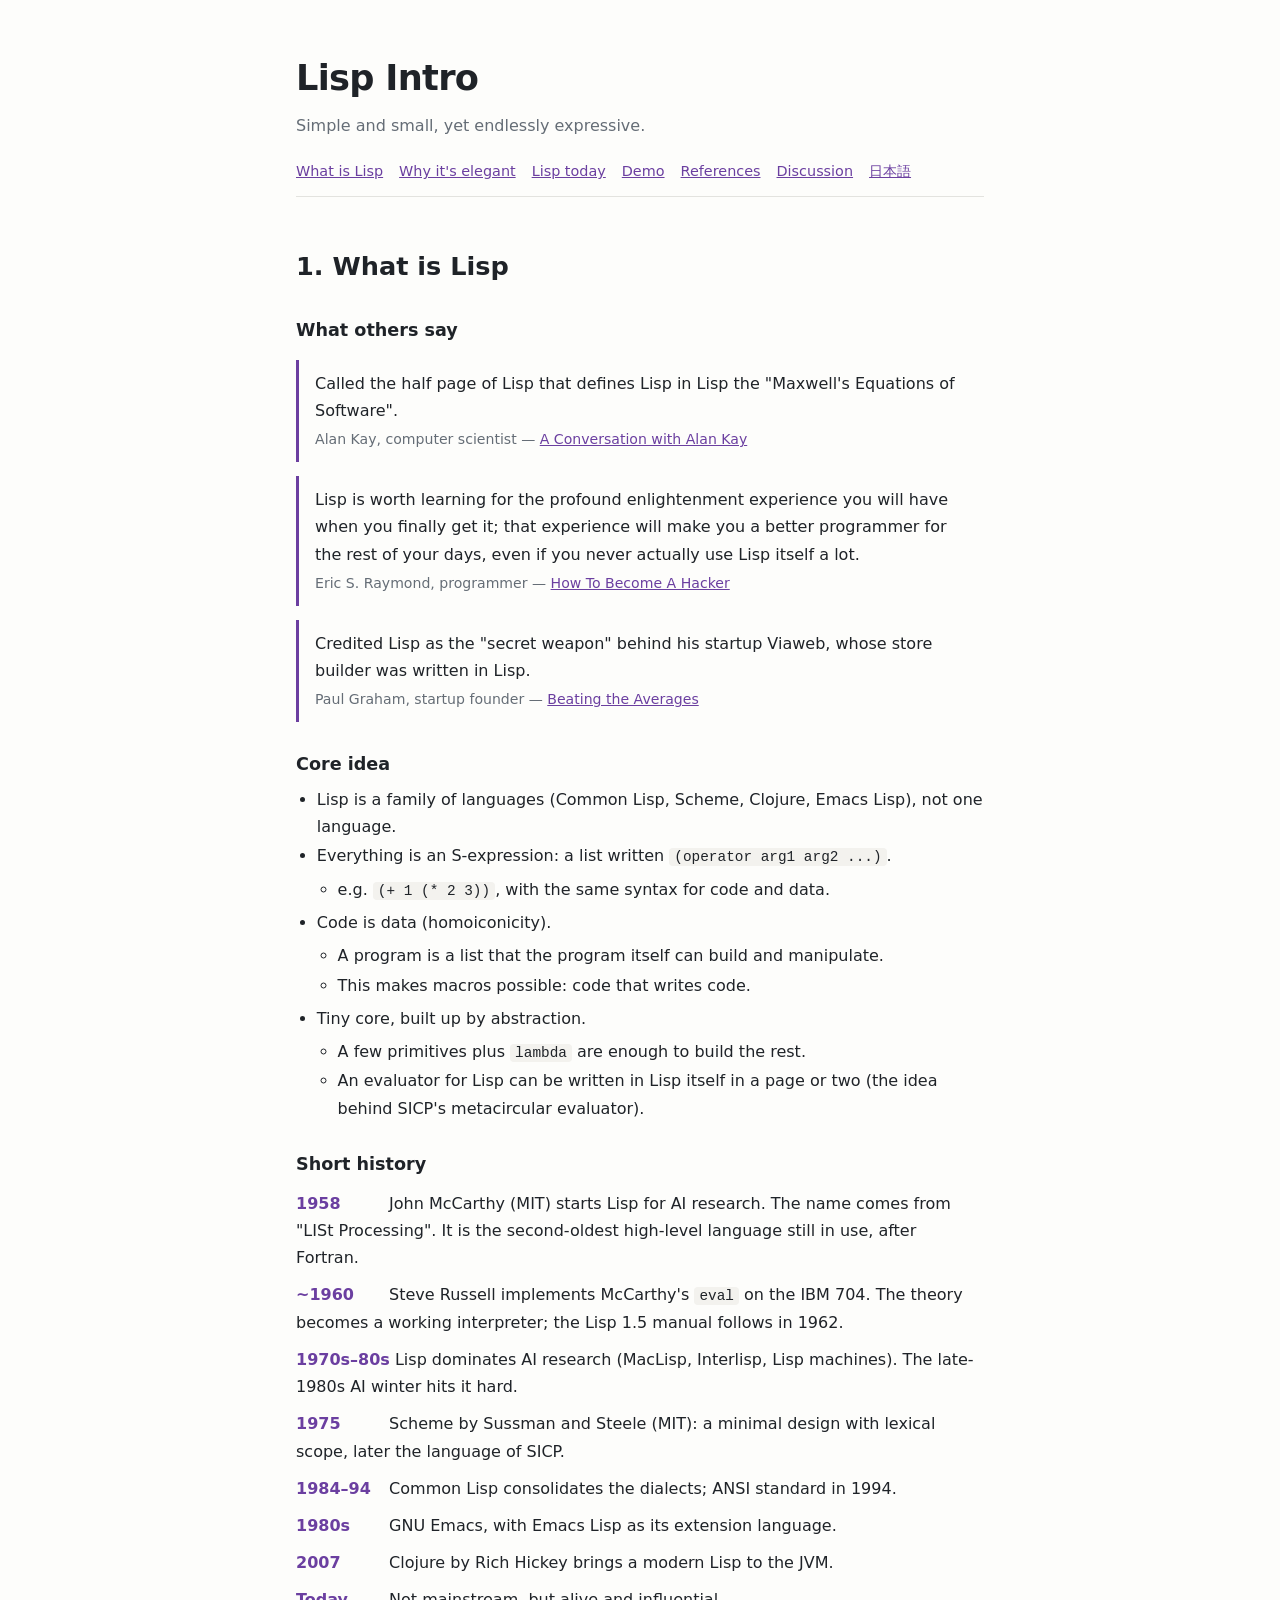
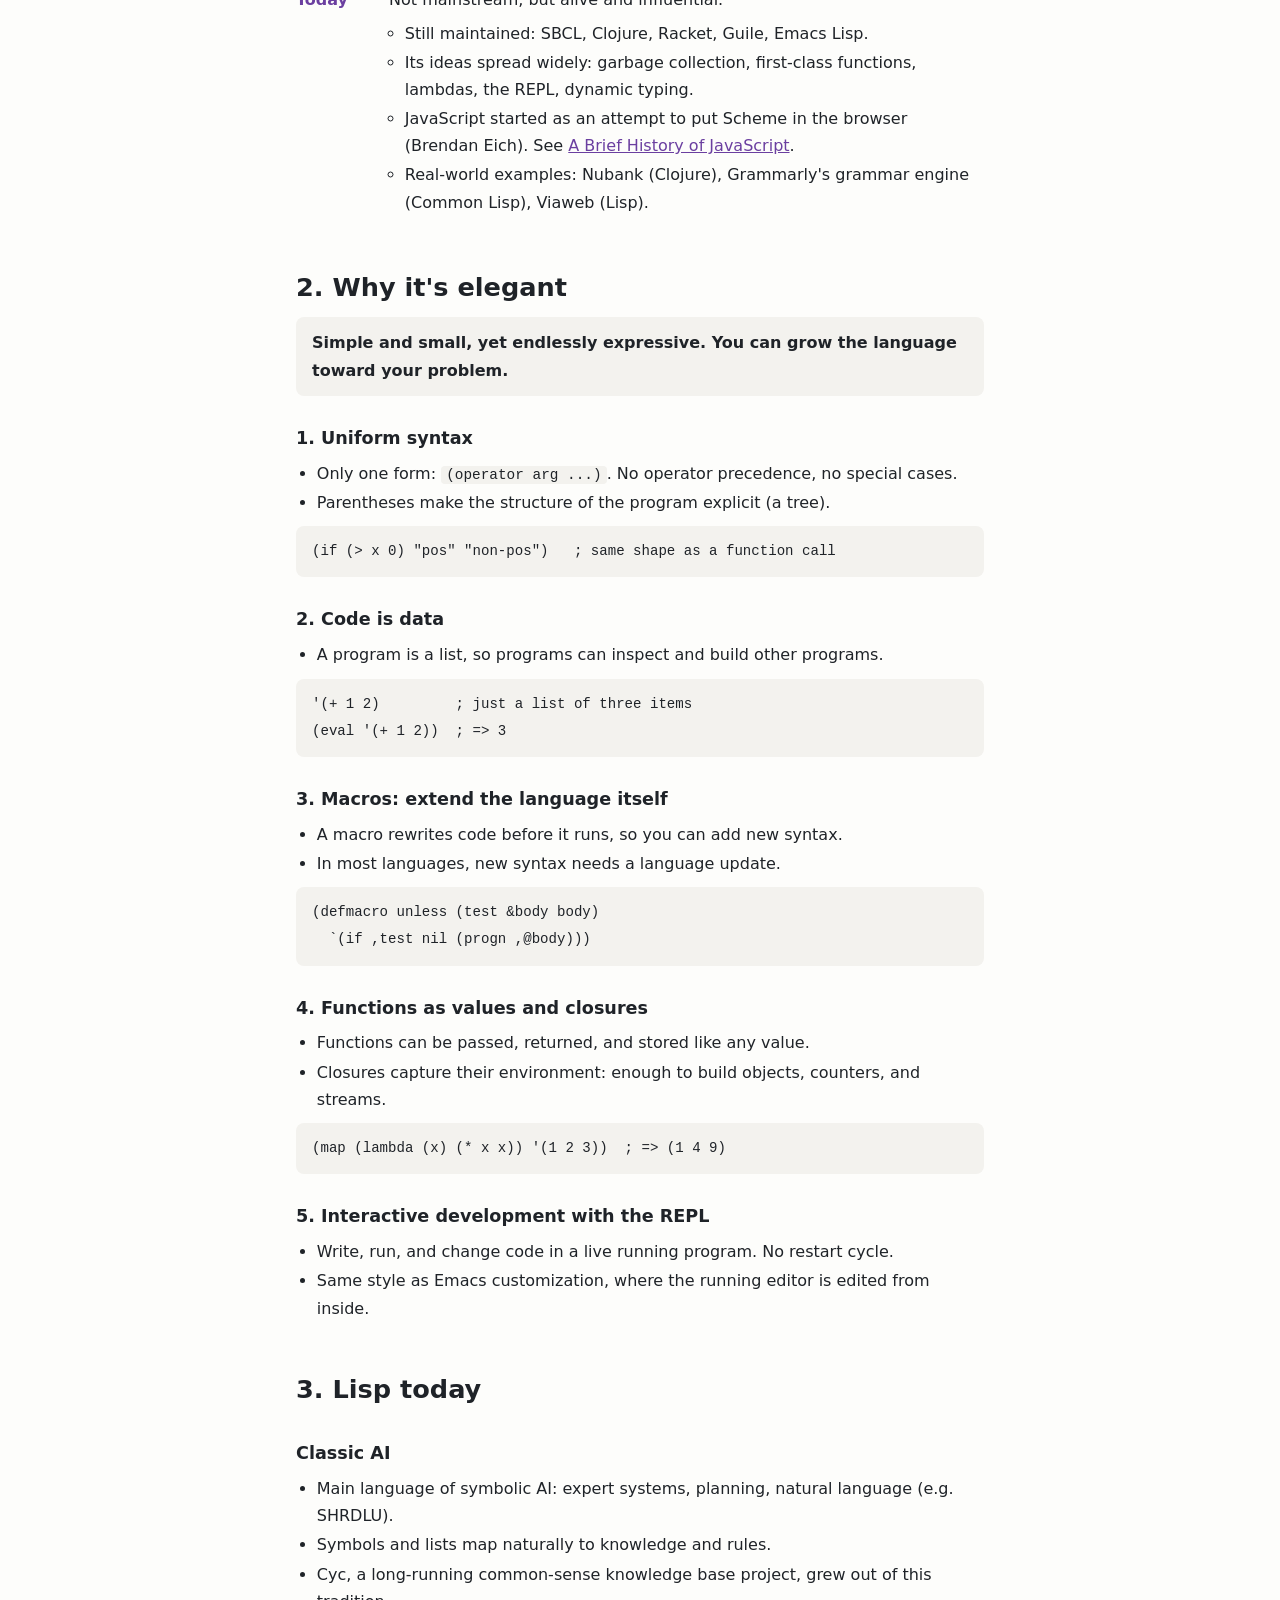
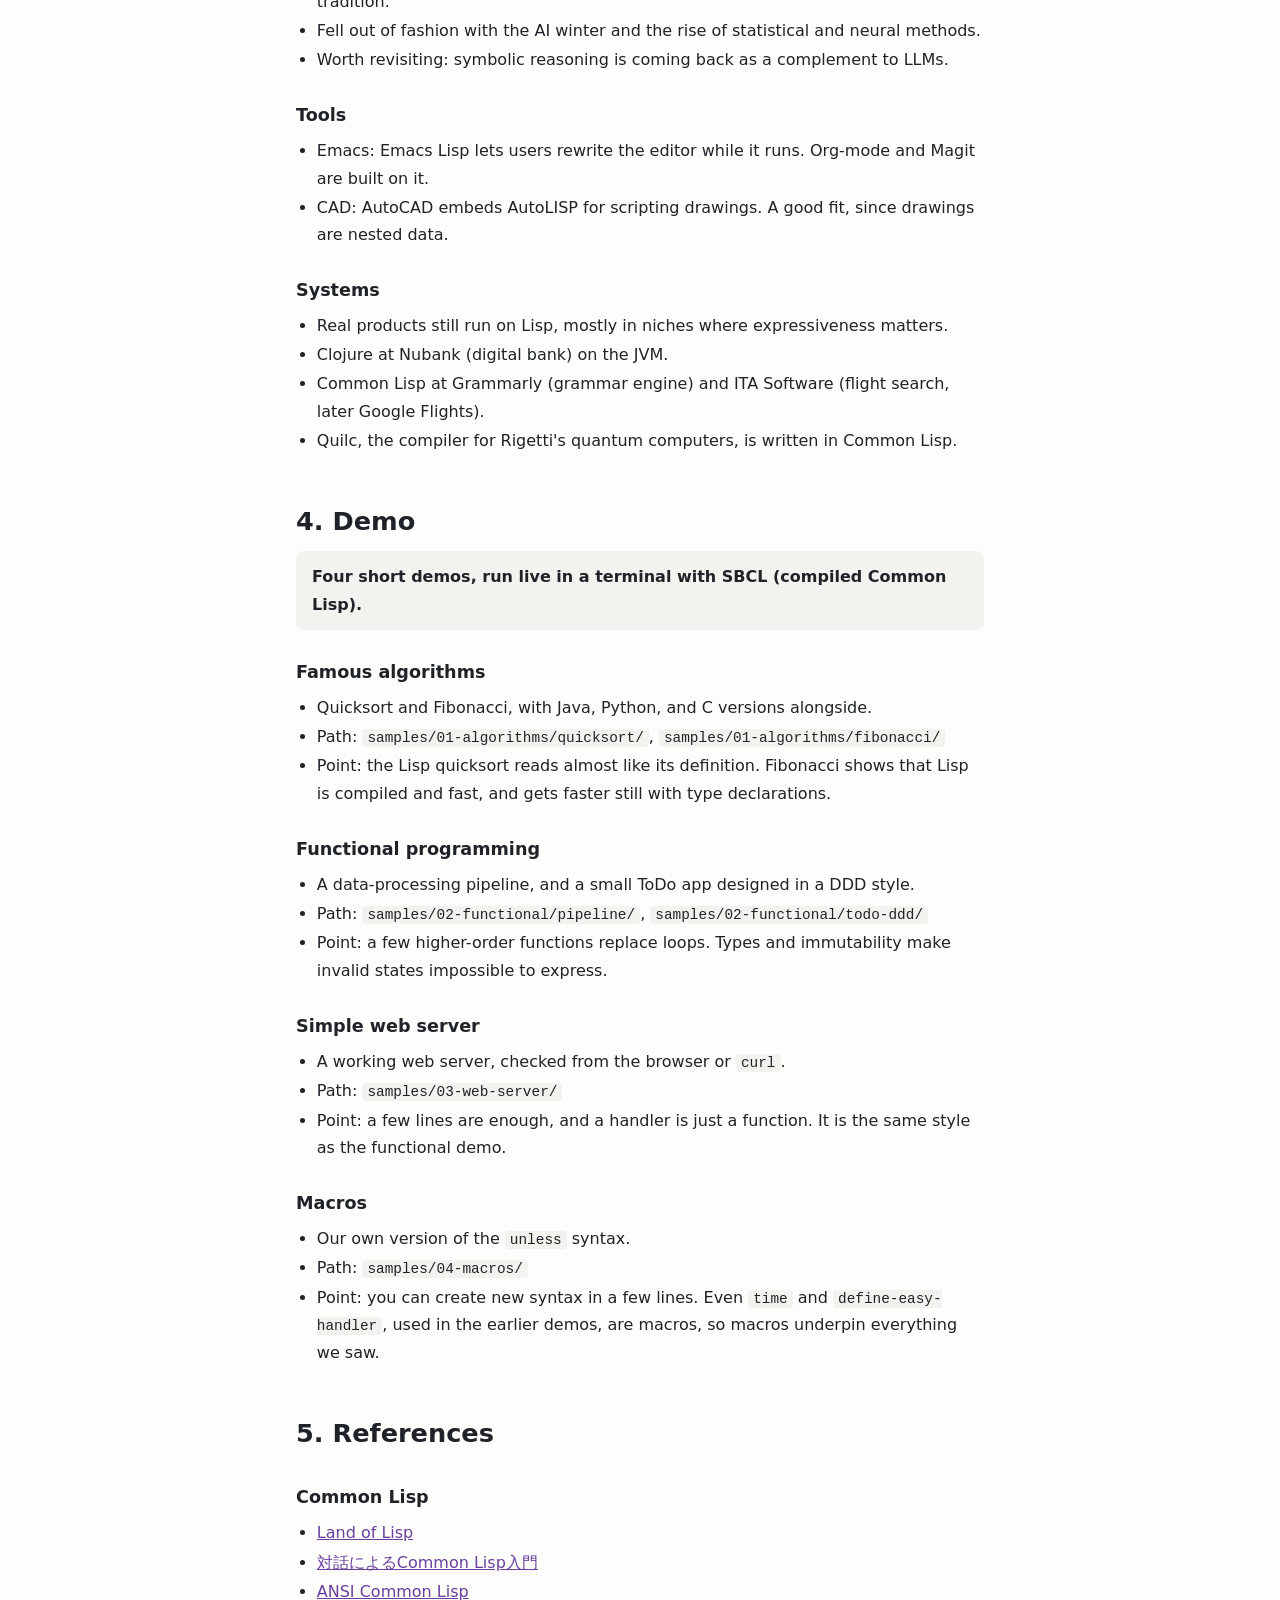
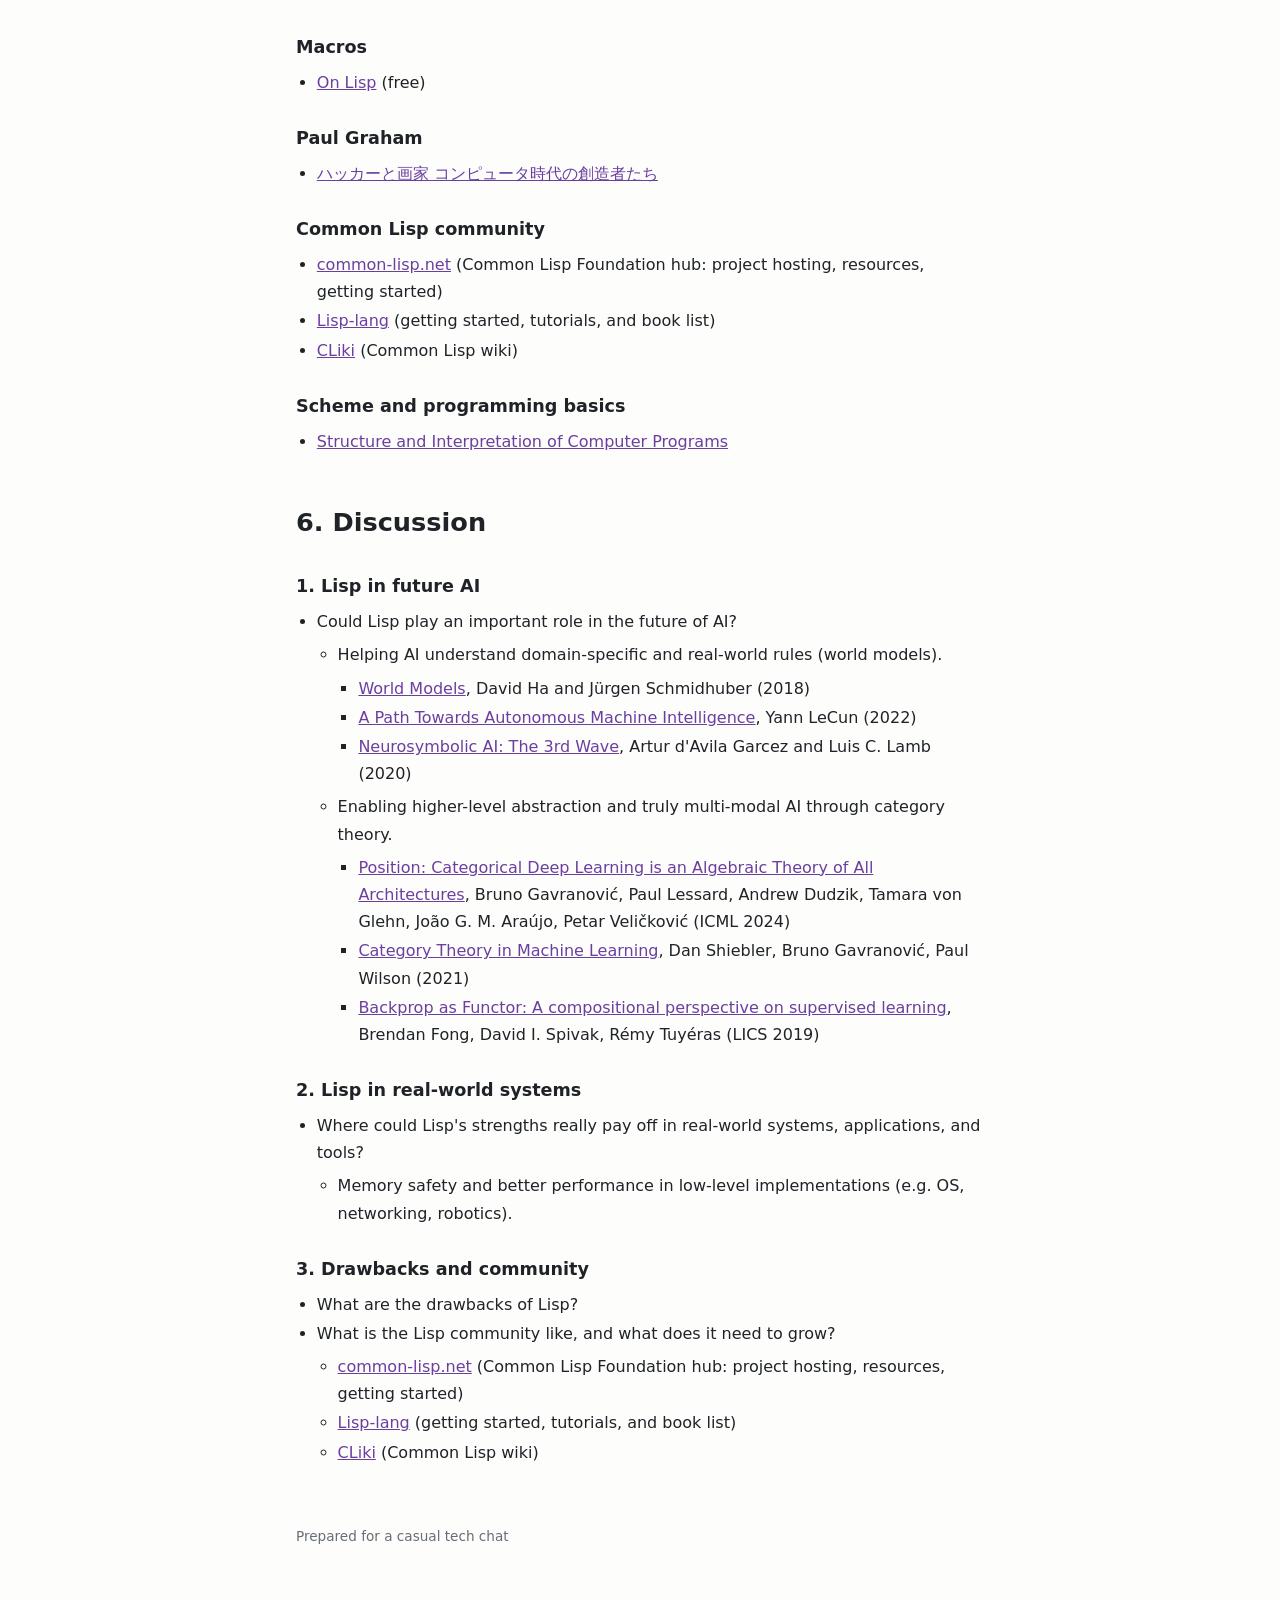
<file: web/index.html>
<!doctype html>
<html lang="en">
<head>
  <meta charset="utf-8">
  <meta name="viewport" content="width=device-width, initial-scale=1">
  <title>Lisp Intro</title>
  <meta name="description" content="A short, casual introduction to Lisp: the core idea, why it is elegant, and where it is used today.">
  <link rel="stylesheet" href="style.css">
</head>
<body>
  <header class="site-header">
    <h1>Lisp Intro</h1>
    <p class="tagline">Simple and small, yet endlessly expressive.</p>
    <nav>
      <a href="#what">What is Lisp</a>
      <a href="#elegant">Why it's elegant</a>
      <a href="#today">Lisp today</a>
      <a href="#demo">Demo</a>
      <a href="#references">References</a>
      <a href="#discussion">Discussion</a>
      <a href="ja/index.html" hreflang="ja" class="lang">日本語</a>
    </nav>
  </header>

  <main>
    <section id="what">
      <h2>1. What is Lisp</h2>

      <h3>What others say</h3>
      <blockquote>
        <p>Called the half page of Lisp that defines Lisp in Lisp the "Maxwell's Equations of Software".</p>
        <footer>Alan Kay, computer scientist &mdash; <a href="https://queue.acm.org/detail.cfm?id=1039523">A Conversation with Alan Kay</a></footer>
      </blockquote>
      <blockquote>
        <p>Lisp is worth learning for the profound enlightenment experience you will have when you finally get it; that experience will make you a better programmer for the rest of your days, even if you never actually use Lisp itself a lot.</p>
        <footer>Eric S. Raymond, programmer &mdash; <a href="http://www.catb.org/~esr/faqs/hacker-howto.html">How To Become A Hacker</a></footer>
      </blockquote>
      <blockquote>
        <p>Credited Lisp as the "secret weapon" behind his startup Viaweb, whose store builder was written in Lisp.</p>
        <footer>Paul Graham, startup founder &mdash; <a href="https://paulgraham.com/avg.html">Beating the Averages</a></footer>
      </blockquote>

      <h3>Core idea</h3>
      <ul>
        <li>Lisp is a family of languages (Common Lisp, Scheme, Clojure, Emacs Lisp), not one language.</li>
        <li>Everything is an S-expression: a list written <code>(operator arg1 arg2 ...)</code>.
          <ul><li>e.g. <code>(+ 1 (* 2 3))</code>, with the same syntax for code and data.</li></ul>
        </li>
        <li>Code is data (homoiconicity).
          <ul>
            <li>A program is a list that the program itself can build and manipulate.</li>
            <li>This makes macros possible: code that writes code.</li>
          </ul>
        </li>
        <li>Tiny core, built up by abstraction.
          <ul>
            <li>A few primitives plus <code>lambda</code> are enough to build the rest.</li>
            <li>An evaluator for Lisp can be written in Lisp itself in a page or two (the idea behind SICP's metacircular evaluator).</li>
          </ul>
        </li>
      </ul>

      <h3>Short history</h3>
      <ul class="timeline">
        <li><span class="year">1958</span> John McCarthy (MIT) starts Lisp for AI research. The name comes from "LISt Processing". It is the second-oldest high-level language still in use, after Fortran.</li>
        <li><span class="year">~1960</span> Steve Russell implements McCarthy's <code>eval</code> on the IBM 704. The theory becomes a working interpreter; the Lisp 1.5 manual follows in 1962.</li>
        <li><span class="year">1970s&ndash;80s</span> Lisp dominates AI research (MacLisp, Interlisp, Lisp machines). The late-1980s AI winter hits it hard.</li>
        <li><span class="year">1975</span> Scheme by Sussman and Steele (MIT): a minimal design with lexical scope, later the language of SICP.</li>
        <li><span class="year">1984&ndash;94</span> Common Lisp consolidates the dialects; ANSI standard in 1994.</li>
        <li><span class="year">1980s</span> GNU Emacs, with Emacs Lisp as its extension language.</li>
        <li><span class="year">2007</span> Clojure by Rich Hickey brings a modern Lisp to the JVM.</li>
        <li><span class="year">Today</span> Not mainstream, but alive and influential.
          <ul>
            <li>Still maintained: SBCL, Clojure, Racket, Guile, Emacs Lisp.</li>
            <li>Its ideas spread widely: garbage collection, first-class functions, lambdas, the REPL, dynamic typing.</li>
            <li>JavaScript started as an attempt to put Scheme in the browser (Brendan Eich). See <a href="https://auth0.com/blog/a-brief-history-of-javascript/">A Brief History of JavaScript</a>.</li>
            <li>Real-world examples: Nubank (Clojure), Grammarly's grammar engine (Common Lisp), Viaweb (Lisp).</li>
          </ul>
        </li>
      </ul>
    </section>

    <section id="elegant">
      <h2>2. Why it's elegant</h2>
      <p class="takeaway">Simple and small, yet endlessly expressive. You can grow the language toward your problem.</p>

      <h3>1. Uniform syntax</h3>
      <ul>
        <li>Only one form: <code>(operator arg ...)</code>. No operator precedence, no special cases.</li>
        <li>Parentheses make the structure of the program explicit (a tree).</li>
      </ul>
      <pre><code>(if (&gt; x 0) "pos" "non-pos")   ; same shape as a function call</code></pre>

      <h3>2. Code is data</h3>
      <ul>
        <li>A program is a list, so programs can inspect and build other programs.</li>
      </ul>
      <pre><code>'(+ 1 2)         ; just a list of three items
(eval '(+ 1 2))  ; =&gt; 3</code></pre>

      <h3>3. Macros: extend the language itself</h3>
      <ul>
        <li>A macro rewrites code before it runs, so you can add new syntax.</li>
        <li>In most languages, new syntax needs a language update.</li>
      </ul>
      <pre><code>(defmacro unless (test &amp;body body)
  `(if ,test nil (progn ,@body)))</code></pre>

      <h3>4. Functions as values and closures</h3>
      <ul>
        <li>Functions can be passed, returned, and stored like any value.</li>
        <li>Closures capture their environment: enough to build objects, counters, and streams.</li>
      </ul>
      <pre><code>(map (lambda (x) (* x x)) '(1 2 3))  ; =&gt; (1 4 9)</code></pre>

      <h3>5. Interactive development with the REPL</h3>
      <ul>
        <li>Write, run, and change code in a live running program. No restart cycle.</li>
        <li>Same style as Emacs customization, where the running editor is edited from inside.</li>
      </ul>
    </section>

    <section id="today">
      <h2>3. Lisp today</h2>

      <h3>Classic AI</h3>
      <ul>
        <li>Main language of symbolic AI: expert systems, planning, natural language (e.g. SHRDLU).</li>
        <li>Symbols and lists map naturally to knowledge and rules.</li>
        <li>Cyc, a long-running common-sense knowledge base project, grew out of this tradition.</li>
        <li>Fell out of fashion with the AI winter and the rise of statistical and neural methods.</li>
        <li>Worth revisiting: symbolic reasoning is coming back as a complement to LLMs.</li>
      </ul>

      <h3>Tools</h3>
      <ul>
        <li>Emacs: Emacs Lisp lets users rewrite the editor while it runs. Org-mode and Magit are built on it.</li>
        <li>CAD: AutoCAD embeds AutoLISP for scripting drawings. A good fit, since drawings are nested data.</li>
      </ul>

      <h3>Systems</h3>
      <ul>
        <li>Real products still run on Lisp, mostly in niches where expressiveness matters.</li>
        <li>Clojure at Nubank (digital bank) on the JVM.</li>
        <li>Common Lisp at Grammarly (grammar engine) and ITA Software (flight search, later Google Flights).</li>
        <li>Quilc, the compiler for Rigetti's quantum computers, is written in Common Lisp.</li>
      </ul>
    </section>

    <section id="demo">
      <h2>4. Demo</h2>
      <p class="takeaway">Four short demos, run live in a terminal with SBCL (compiled Common Lisp).</p>

      <h3>Famous algorithms</h3>
      <ul>
        <li>Quicksort and Fibonacci, with Java, Python, and C versions alongside.</li>
        <li>Path: <code>samples/01-algorithms/quicksort/</code>, <code>samples/01-algorithms/fibonacci/</code></li>
        <li>Point: the Lisp quicksort reads almost like its definition. Fibonacci shows that Lisp is compiled and fast, and gets faster still with type declarations.</li>
      </ul>

      <h3>Functional programming</h3>
      <ul>
        <li>A data-processing pipeline, and a small ToDo app designed in a DDD style.</li>
        <li>Path: <code>samples/02-functional/pipeline/</code>, <code>samples/02-functional/todo-ddd/</code></li>
        <li>Point: a few higher-order functions replace loops. Types and immutability make invalid states impossible to express.</li>
      </ul>

      <h3>Simple web server</h3>
      <ul>
        <li>A working web server, checked from the browser or <code>curl</code>.</li>
        <li>Path: <code>samples/03-web-server/</code></li>
        <li>Point: a few lines are enough, and a handler is just a function. It is the same style as the functional demo.</li>
      </ul>

      <h3>Macros</h3>
      <ul>
        <li>Our own version of the <code>unless</code> syntax.</li>
        <li>Path: <code>samples/04-macros/</code></li>
        <li>Point: you can create new syntax in a few lines. Even <code>time</code> and <code>define-easy-handler</code>, used in the earlier demos, are macros, so macros underpin everything we saw.</li>
      </ul>
    </section>

    <section id="references">
      <h2>5. References</h2>
      <h3>Common Lisp</h3>
      <ul>
        <li><a href="https://www.oreilly.co.jp/books/9784873115870/">Land of Lisp</a></li>
        <li><a href="https://www.amazon.co.jp/dp/4627836090">対話によるCommon Lisp入門</a></li>
        <li><a href="https://paulgraham.com/acl.html">ANSI Common Lisp</a></li>
      </ul>
      <h3>Macros</h3>
      <ul>
        <li><a href="https://paulgraham.com/onlisptext.html">On Lisp</a> (free)</li>
      </ul>
      <h3>Paul Graham</h3>
      <ul>
        <li><a href="https://www.amazon.co.jp/dp/4274065979">ハッカーと画家 コンピュータ時代の創造者たち</a></li>
      </ul>
      <h3>Common Lisp community</h3>
      <ul>
        <li><a href="https://common-lisp.net/">common-lisp.net</a> (Common Lisp Foundation hub: project hosting, resources, getting started)</li>
        <li><a href="https://lisp-lang.org/">Lisp-lang</a> (getting started, tutorials, and book list)</li>
        <li><a href="https://cliki.net/">CLiki</a> (Common Lisp wiki)</li>
      </ul>
      <h3>Scheme and programming basics</h3>
      <ul>
        <li><a href="https://www.vocrf.net/docs_ja/jsicp.pdf">Structure and Interpretation of Computer Programs</a></li>
      </ul>
    </section>

    <section id="discussion">
      <h2>6. Discussion</h2>

      <h3>1. Lisp in future AI</h3>
      <ul>
        <li>Could Lisp play an important role in the future of AI?
          <ul>
            <li>Helping AI understand domain-specific and real-world rules (world models).
              <ul>
                <li><a href="https://arxiv.org/abs/1803.10122">World Models</a>, David Ha and Jürgen Schmidhuber (2018)</li>
                <li><a href="https://openreview.net/pdf?id=BZ5a1r-kVsf">A Path Towards Autonomous Machine Intelligence</a>, Yann LeCun (2022)</li>
                <li><a href="https://arxiv.org/abs/2012.05876">Neurosymbolic AI: The 3rd Wave</a>, Artur d'Avila Garcez and Luis C. Lamb (2020)</li>
              </ul>
            </li>
            <li>Enabling higher-level abstraction and truly multi-modal AI through category theory.
              <ul>
                <li><a href="https://arxiv.org/abs/2402.15332">Position: Categorical Deep Learning is an Algebraic Theory of All Architectures</a>, Bruno Gavranović, Paul Lessard, Andrew Dudzik, Tamara von Glehn, João G. M. Araújo, Petar Veličković (ICML 2024)</li>
                <li><a href="https://arxiv.org/abs/2106.07032">Category Theory in Machine Learning</a>, Dan Shiebler, Bruno Gavranović, Paul Wilson (2021)</li>
                <li><a href="https://arxiv.org/abs/1711.10455">Backprop as Functor: A compositional perspective on supervised learning</a>, Brendan Fong, David I. Spivak, Rémy Tuyéras (LICS 2019)</li>
              </ul>
            </li>
          </ul>
        </li>
      </ul>

      <h3>2. Lisp in real-world systems</h3>
      <ul>
        <li>Where could Lisp's strengths really pay off in real-world systems, applications, and tools?
          <ul><li>Memory safety and better performance in low-level implementations (e.g. OS, networking, robotics).</li></ul>
        </li>
      </ul>

      <h3>3. Drawbacks and community</h3>
      <ul>
        <li>What are the drawbacks of Lisp?</li>
        <li>What is the Lisp community like, and what does it need to grow?
          <ul>
            <li><a href="https://common-lisp.net/">common-lisp.net</a> (Common Lisp Foundation hub: project hosting, resources, getting started)</li>
            <li><a href="https://lisp-lang.org/">Lisp-lang</a> (getting started, tutorials, and book list)</li>
            <li><a href="https://cliki.net/">CLiki</a> (Common Lisp wiki)</li>
          </ul>
        </li>
      </ul>
    </section>
  </main>

  <footer class="site-footer">
    <p>Prepared for a casual tech chat</p>
  </footer>
</body>
</html>
</file>
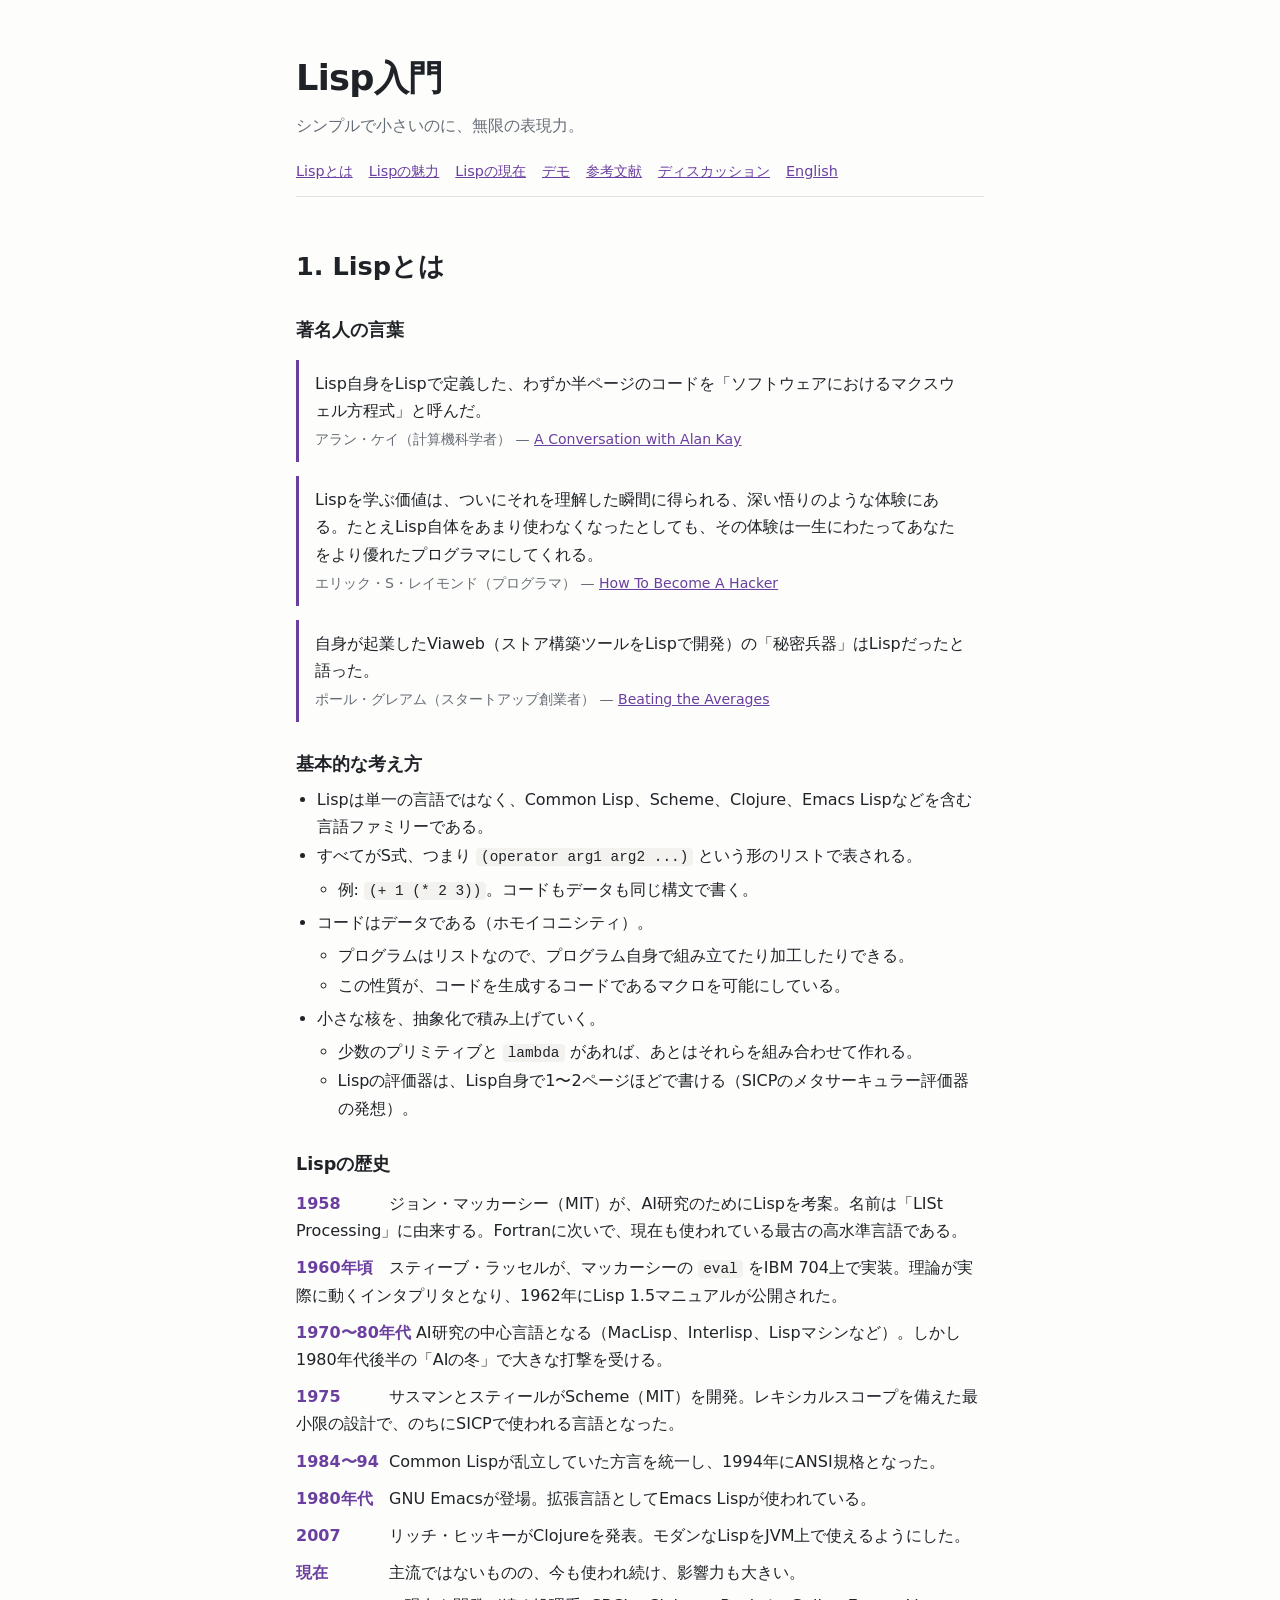
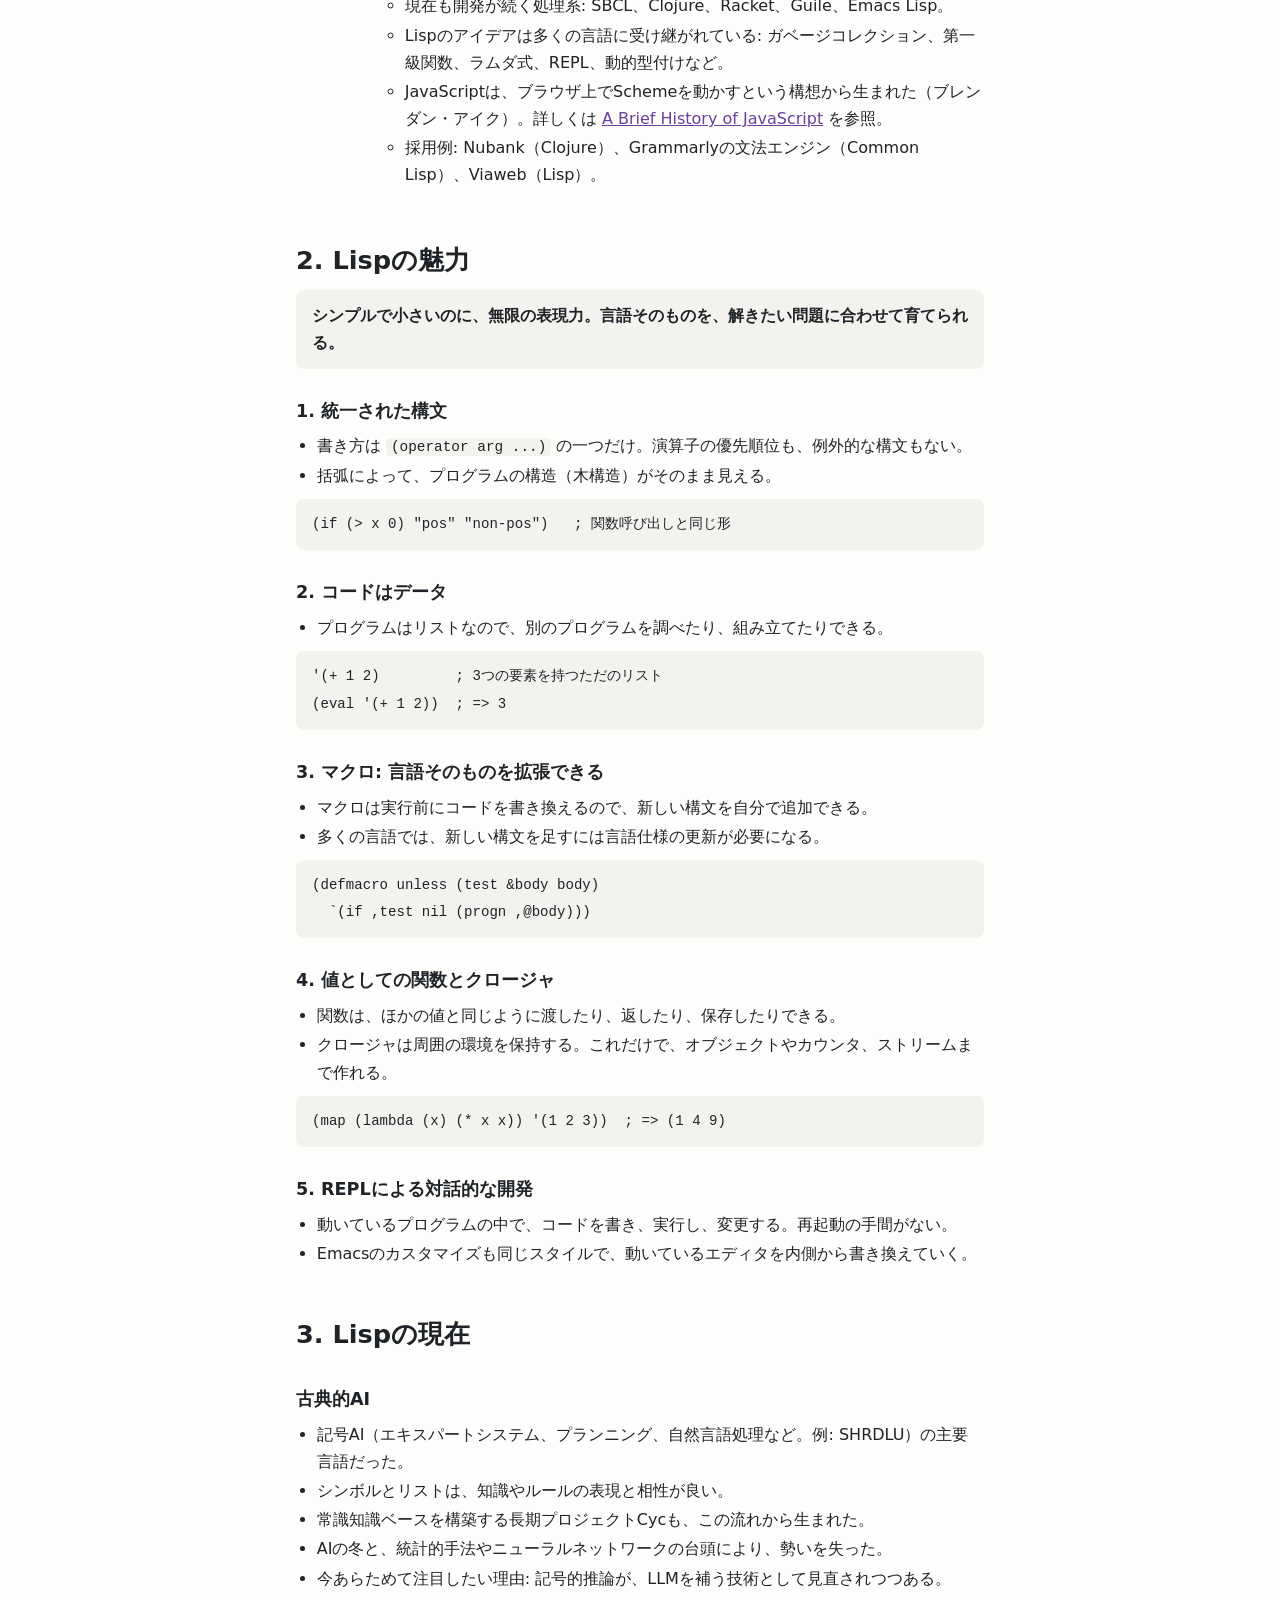
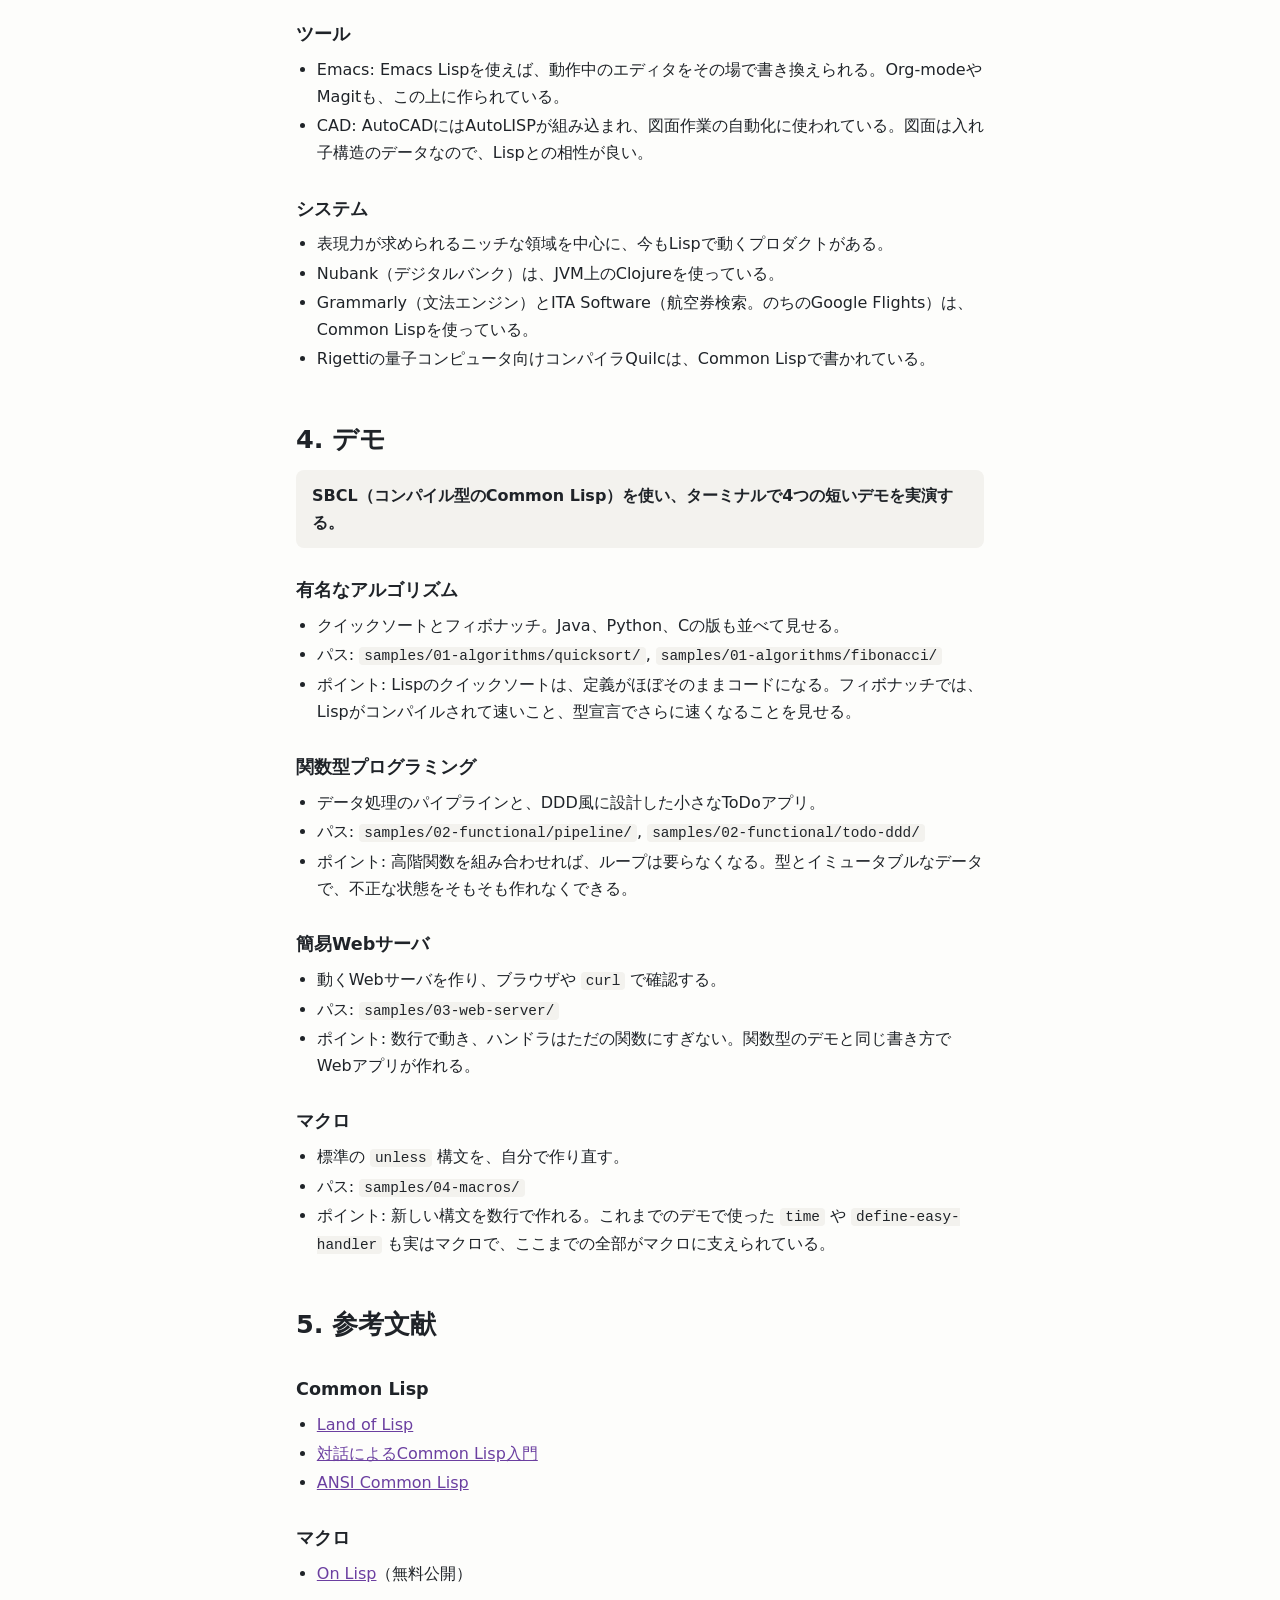
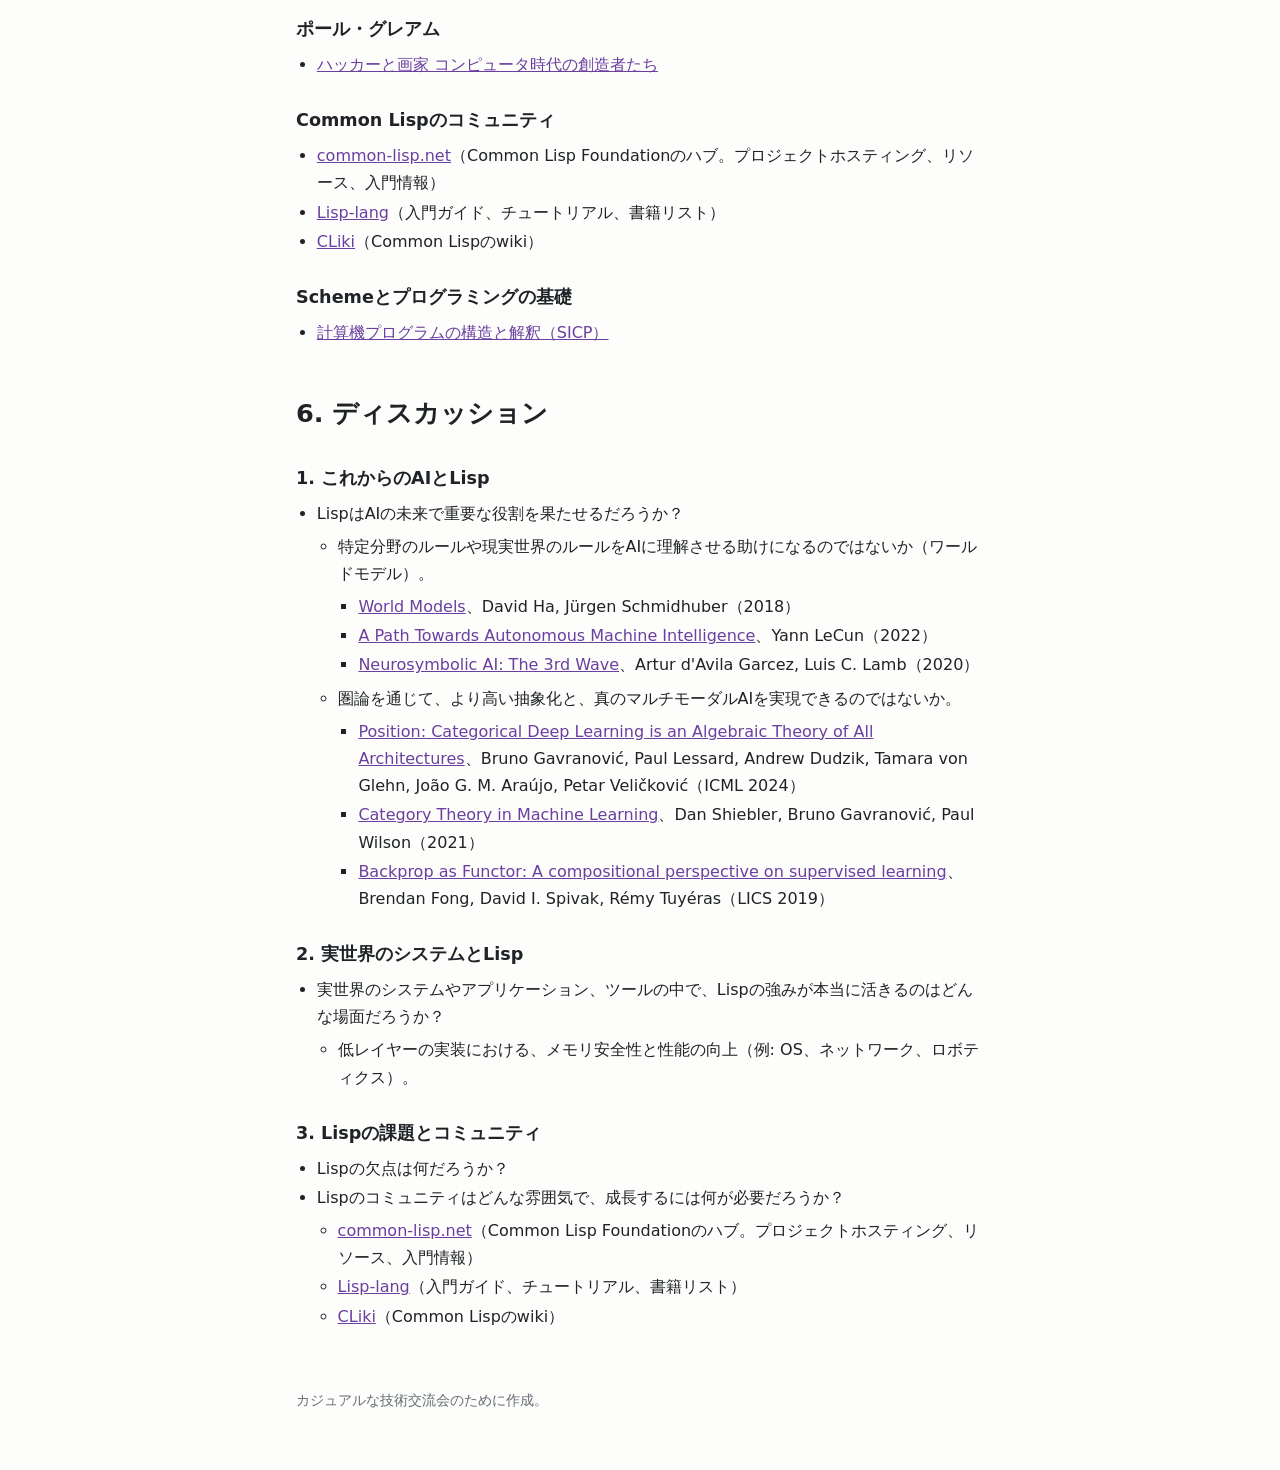
<file: web/ja/index.html>
<!doctype html>
<html lang="ja">
<head>
  <meta charset="utf-8">
  <meta name="viewport" content="width=device-width, initial-scale=1">
  <title>Lisp入門</title>
  <meta name="description" content="Lispを気軽に紹介するページ。基本的な考え方、Lispの魅力、そして今どこで使われているかをまとめました。">
  <link rel="stylesheet" href="../style.css">
</head>
<body>
  <header class="site-header">
    <h1>Lisp入門</h1>
    <p class="tagline">シンプルで小さいのに、無限の表現力。</p>
    <nav>
      <a href="#what">Lispとは</a>
      <a href="#elegant">Lispの魅力</a>
      <a href="#today">Lispの現在</a>
      <a href="#demo">デモ</a>
      <a href="#references">参考文献</a>
      <a href="#discussion">ディスカッション</a>
      <a href="../index.html" hreflang="en" class="lang">English</a>
    </nav>
  </header>

  <main>
    <section id="what">
      <h2>1. Lispとは</h2>

      <h3>著名人の言葉</h3>
      <blockquote>
        <p>Lisp自身をLispで定義した、わずか半ページのコードを「ソフトウェアにおけるマクスウェル方程式」と呼んだ。</p>
        <footer>アラン・ケイ（計算機科学者） &mdash; <a href="https://queue.acm.org/detail.cfm?id=1039523">A Conversation with Alan Kay</a></footer>
      </blockquote>
      <blockquote>
        <p>Lispを学ぶ価値は、ついにそれを理解した瞬間に得られる、深い悟りのような体験にある。たとえLisp自体をあまり使わなくなったとしても、その体験は一生にわたってあなたをより優れたプログラマにしてくれる。</p>
        <footer>エリック・S・レイモンド（プログラマ） &mdash; <a href="http://www.catb.org/~esr/faqs/hacker-howto.html">How To Become A Hacker</a></footer>
      </blockquote>
      <blockquote>
        <p>自身が起業したViaweb（ストア構築ツールをLispで開発）の「秘密兵器」はLispだったと語った。</p>
        <footer>ポール・グレアム（スタートアップ創業者） &mdash; <a href="https://paulgraham.com/avg.html">Beating the Averages</a></footer>
      </blockquote>

      <h3>基本的な考え方</h3>
      <ul>
        <li>Lispは単一の言語ではなく、Common Lisp、Scheme、Clojure、Emacs Lispなどを含む言語ファミリーである。</li>
        <li>すべてがS式、つまり <code>(operator arg1 arg2 ...)</code> という形のリストで表される。
          <ul><li>例: <code>(+ 1 (* 2 3))</code>。コードもデータも同じ構文で書く。</li></ul>
        </li>
        <li>コードはデータである（ホモイコニシティ）。
          <ul>
            <li>プログラムはリストなので、プログラム自身で組み立てたり加工したりできる。</li>
            <li>この性質が、コードを生成するコードであるマクロを可能にしている。</li>
          </ul>
        </li>
        <li>小さな核を、抽象化で積み上げていく。
          <ul>
            <li>少数のプリミティブと <code>lambda</code> があれば、あとはそれらを組み合わせて作れる。</li>
            <li>Lispの評価器は、Lisp自身で1〜2ページほどで書ける（SICPのメタサーキュラー評価器の発想）。</li>
          </ul>
        </li>
      </ul>

      <h3>Lispの歴史</h3>
      <ul class="timeline">
        <li><span class="year">1958</span> ジョン・マッカーシー（MIT）が、AI研究のためにLispを考案。名前は「LISt Processing」に由来する。Fortranに次いで、現在も使われている最古の高水準言語である。</li>
        <li><span class="year">1960年頃</span> スティーブ・ラッセルが、マッカーシーの <code>eval</code> をIBM 704上で実装。理論が実際に動くインタプリタとなり、1962年にLisp 1.5マニュアルが公開された。</li>
        <li><span class="year">1970〜80年代</span> AI研究の中心言語となる（MacLisp、Interlisp、Lispマシンなど）。しかし1980年代後半の「AIの冬」で大きな打撃を受ける。</li>
        <li><span class="year">1975</span> サスマンとスティールがScheme（MIT）を開発。レキシカルスコープを備えた最小限の設計で、のちにSICPで使われる言語となった。</li>
        <li><span class="year">1984〜94</span> Common Lispが乱立していた方言を統一し、1994年にANSI規格となった。</li>
        <li><span class="year">1980年代</span> GNU Emacsが登場。拡張言語としてEmacs Lispが使われている。</li>
        <li><span class="year">2007</span> リッチ・ヒッキーがClojureを発表。モダンなLispをJVM上で使えるようにした。</li>
        <li><span class="year">現在</span> 主流ではないものの、今も使われ続け、影響力も大きい。
          <ul>
            <li>現在も開発が続く処理系: SBCL、Clojure、Racket、Guile、Emacs Lisp。</li>
            <li>Lispのアイデアは多くの言語に受け継がれている: ガベージコレクション、第一級関数、ラムダ式、REPL、動的型付けなど。</li>
            <li>JavaScriptは、ブラウザ上でSchemeを動かすという構想から生まれた（ブレンダン・アイク）。詳しくは <a href="https://auth0.com/blog/a-brief-history-of-javascript/">A Brief History of JavaScript</a> を参照。</li>
            <li>採用例: Nubank（Clojure）、Grammarlyの文法エンジン（Common Lisp）、Viaweb（Lisp）。</li>
          </ul>
        </li>
      </ul>
    </section>

    <section id="elegant">
      <h2>2. Lispの魅力</h2>
      <p class="takeaway">シンプルで小さいのに、無限の表現力。言語そのものを、解きたい問題に合わせて育てられる。</p>

      <h3>1. 統一された構文</h3>
      <ul>
        <li>書き方は <code>(operator arg ...)</code> の一つだけ。演算子の優先順位も、例外的な構文もない。</li>
        <li>括弧によって、プログラムの構造（木構造）がそのまま見える。</li>
      </ul>
      <pre><code>(if (&gt; x 0) "pos" "non-pos")   ; 関数呼び出しと同じ形</code></pre>

      <h3>2. コードはデータ</h3>
      <ul>
        <li>プログラムはリストなので、別のプログラムを調べたり、組み立てたりできる。</li>
      </ul>
      <pre><code>'(+ 1 2)         ; 3つの要素を持つただのリスト
(eval '(+ 1 2))  ; =&gt; 3</code></pre>

      <h3>3. マクロ: 言語そのものを拡張できる</h3>
      <ul>
        <li>マクロは実行前にコードを書き換えるので、新しい構文を自分で追加できる。</li>
        <li>多くの言語では、新しい構文を足すには言語仕様の更新が必要になる。</li>
      </ul>
      <pre><code>(defmacro unless (test &amp;body body)
  `(if ,test nil (progn ,@body)))</code></pre>

      <h3>4. 値としての関数とクロージャ</h3>
      <ul>
        <li>関数は、ほかの値と同じように渡したり、返したり、保存したりできる。</li>
        <li>クロージャは周囲の環境を保持する。これだけで、オブジェクトやカウンタ、ストリームまで作れる。</li>
      </ul>
      <pre><code>(map (lambda (x) (* x x)) '(1 2 3))  ; =&gt; (1 4 9)</code></pre>

      <h3>5. REPLによる対話的な開発</h3>
      <ul>
        <li>動いているプログラムの中で、コードを書き、実行し、変更する。再起動の手間がない。</li>
        <li>Emacsのカスタマイズも同じスタイルで、動いているエディタを内側から書き換えていく。</li>
      </ul>
    </section>

    <section id="today">
      <h2>3. Lispの現在</h2>

      <h3>古典的AI</h3>
      <ul>
        <li>記号AI（エキスパートシステム、プランニング、自然言語処理など。例: SHRDLU）の主要言語だった。</li>
        <li>シンボルとリストは、知識やルールの表現と相性が良い。</li>
        <li>常識知識ベースを構築する長期プロジェクトCycも、この流れから生まれた。</li>
        <li>AIの冬と、統計的手法やニューラルネットワークの台頭により、勢いを失った。</li>
        <li>今あらためて注目したい理由: 記号的推論が、LLMを補う技術として見直されつつある。</li>
      </ul>

      <h3>ツール</h3>
      <ul>
        <li>Emacs: Emacs Lispを使えば、動作中のエディタをその場で書き換えられる。Org-modeやMagitも、この上に作られている。</li>
        <li>CAD: AutoCADにはAutoLISPが組み込まれ、図面作業の自動化に使われている。図面は入れ子構造のデータなので、Lispとの相性が良い。</li>
      </ul>

      <h3>システム</h3>
      <ul>
        <li>表現力が求められるニッチな領域を中心に、今もLispで動くプロダクトがある。</li>
        <li>Nubank（デジタルバンク）は、JVM上のClojureを使っている。</li>
        <li>Grammarly（文法エンジン）とITA Software（航空券検索。のちのGoogle Flights）は、Common Lispを使っている。</li>
        <li>Rigettiの量子コンピュータ向けコンパイラQuilcは、Common Lispで書かれている。</li>
      </ul>
    </section>

    <section id="demo">
      <h2>4. デモ</h2>
      <p class="takeaway">SBCL（コンパイル型のCommon Lisp）を使い、ターミナルで4つの短いデモを実演する。</p>

      <h3>有名なアルゴリズム</h3>
      <ul>
        <li>クイックソートとフィボナッチ。Java、Python、Cの版も並べて見せる。</li>
        <li>パス: <code>samples/01-algorithms/quicksort/</code>, <code>samples/01-algorithms/fibonacci/</code></li>
        <li>ポイント: Lispのクイックソートは、定義がほぼそのままコードになる。フィボナッチでは、Lispがコンパイルされて速いこと、型宣言でさらに速くなることを見せる。</li>
      </ul>

      <h3>関数型プログラミング</h3>
      <ul>
        <li>データ処理のパイプラインと、DDD風に設計した小さなToDoアプリ。</li>
        <li>パス: <code>samples/02-functional/pipeline/</code>, <code>samples/02-functional/todo-ddd/</code></li>
        <li>ポイント: 高階関数を組み合わせれば、ループは要らなくなる。型とイミュータブルなデータで、不正な状態をそもそも作れなくできる。</li>
      </ul>

      <h3>簡易Webサーバ</h3>
      <ul>
        <li>動くWebサーバを作り、ブラウザや <code>curl</code> で確認する。</li>
        <li>パス: <code>samples/03-web-server/</code></li>
        <li>ポイント: 数行で動き、ハンドラはただの関数にすぎない。関数型のデモと同じ書き方でWebアプリが作れる。</li>
      </ul>

      <h3>マクロ</h3>
      <ul>
        <li>標準の <code>unless</code> 構文を、自分で作り直す。</li>
        <li>パス: <code>samples/04-macros/</code></li>
        <li>ポイント: 新しい構文を数行で作れる。これまでのデモで使った <code>time</code> や <code>define-easy-handler</code> も実はマクロで、ここまでの全部がマクロに支えられている。</li>
      </ul>
    </section>

    <section id="references">
      <h2>5. 参考文献</h2>
      <h3>Common Lisp</h3>
      <ul>
        <li><a href="https://www.oreilly.co.jp/books/9784873115870/">Land of Lisp</a></li>
        <li><a href="https://www.amazon.co.jp/dp/4627836090">対話によるCommon Lisp入門</a></li>
        <li><a href="https://paulgraham.com/acl.html">ANSI Common Lisp</a></li>
      </ul>
      <h3>マクロ</h3>
      <ul>
        <li><a href="https://paulgraham.com/onlisptext.html">On Lisp</a>（無料公開）</li>
      </ul>
      <h3>ポール・グレアム</h3>
      <ul>
        <li><a href="https://www.amazon.co.jp/dp/4274065979">ハッカーと画家 コンピュータ時代の創造者たち</a></li>
      </ul>
      <h3>Common Lispのコミュニティ</h3>
      <ul>
        <li><a href="https://common-lisp.net/">common-lisp.net</a>（Common Lisp Foundationのハブ。プロジェクトホスティング、リソース、入門情報）</li>
        <li><a href="https://lisp-lang.org/">Lisp-lang</a>（入門ガイド、チュートリアル、書籍リスト）</li>
        <li><a href="https://cliki.net/">CLiki</a>（Common Lispのwiki）</li>
      </ul>
      <h3>Schemeとプログラミングの基礎</h3>
      <ul>
        <li><a href="https://www.vocrf.net/docs_ja/jsicp.pdf">計算機プログラムの構造と解釈（SICP）</a></li>
      </ul>
    </section>

    <section id="discussion">
      <h2>6. ディスカッション</h2>

      <h3>1. これからのAIとLisp</h3>
      <ul>
        <li>LispはAIの未来で重要な役割を果たせるだろうか？
          <ul>
            <li>特定分野のルールや現実世界のルールをAIに理解させる助けになるのではないか（ワールドモデル）。
              <ul>
                <li><a href="https://arxiv.org/abs/1803.10122">World Models</a>、David Ha, Jürgen Schmidhuber（2018）</li>
                <li><a href="https://openreview.net/pdf?id=BZ5a1r-kVsf">A Path Towards Autonomous Machine Intelligence</a>、Yann LeCun（2022）</li>
                <li><a href="https://arxiv.org/abs/2012.05876">Neurosymbolic AI: The 3rd Wave</a>、Artur d'Avila Garcez, Luis C. Lamb（2020）</li>
              </ul>
            </li>
            <li>圏論を通じて、より高い抽象化と、真のマルチモーダルAIを実現できるのではないか。
              <ul>
                <li><a href="https://arxiv.org/abs/2402.15332">Position: Categorical Deep Learning is an Algebraic Theory of All Architectures</a>、Bruno Gavranović, Paul Lessard, Andrew Dudzik, Tamara von Glehn, João G. M. Araújo, Petar Veličković（ICML 2024）</li>
                <li><a href="https://arxiv.org/abs/2106.07032">Category Theory in Machine Learning</a>、Dan Shiebler, Bruno Gavranović, Paul Wilson（2021）</li>
                <li><a href="https://arxiv.org/abs/1711.10455">Backprop as Functor: A compositional perspective on supervised learning</a>、Brendan Fong, David I. Spivak, Rémy Tuyéras（LICS 2019）</li>
              </ul>
            </li>
          </ul>
        </li>
      </ul>

      <h3>2. 実世界のシステムとLisp</h3>
      <ul>
        <li>実世界のシステムやアプリケーション、ツールの中で、Lispの強みが本当に活きるのはどんな場面だろうか？
          <ul><li>低レイヤーの実装における、メモリ安全性と性能の向上（例: OS、ネットワーク、ロボティクス）。</li></ul>
        </li>
      </ul>

      <h3>3. Lispの課題とコミュニティ</h3>
      <ul>
        <li>Lispの欠点は何だろうか？</li>
        <li>Lispのコミュニティはどんな雰囲気で、成長するには何が必要だろうか？
          <ul>
            <li><a href="https://common-lisp.net/">common-lisp.net</a>（Common Lisp Foundationのハブ。プロジェクトホスティング、リソース、入門情報）</li>
            <li><a href="https://lisp-lang.org/">Lisp-lang</a>（入門ガイド、チュートリアル、書籍リスト）</li>
            <li><a href="https://cliki.net/">CLiki</a>（Common Lispのwiki）</li>
          </ul>
        </li>
      </ul>
    </section>
  </main>

  <footer class="site-footer">
    <p>カジュアルな技術交流会のために作成。</p>
  </footer>
</body>
</html>
</file>
<file: style.css>
:root {
  --bg: #fdfdfb;
  --fg: #1f2328;
  --muted: #656d76;
  --accent: #6b3fa0;
  --border: #e3e3df;
  --code-bg: #f3f2ee;
}

@media (prefers-color-scheme: dark) {
  :root {
    --bg: #16161a;
    --fg: #e6e6e6;
    --muted: #9aa0a6;
    --accent: #b794f4;
    --border: #2d2d33;
    --code-bg: #212127;
  }
}

* { box-sizing: border-box; }

html { scroll-behavior: smooth; }

body {
  margin: 0;
  background: var(--bg);
  color: var(--fg);
  font: 16px/1.7 system-ui, -apple-system, "Segoe UI", sans-serif;
}

.site-header,
main,
.site-footer {
  max-width: 720px;
  margin: 0 auto;
  padding: 0 16px;
}

.site-header { padding-top: 48px; padding-bottom: 16px; }
.site-header h1 { margin: 0; font-size: 2.2rem; letter-spacing: -0.02em; }
.tagline { margin: 4px 0 20px; color: var(--muted); }

nav { display: flex; flex-wrap: wrap; gap: 8px 16px; padding-bottom: 12px; border-bottom: 1px solid var(--border); }
nav a { font-size: 0.9rem; }

a { color: var(--accent); }

section { padding: 32px 0 8px; }
h2 { margin: 0 0 8px; font-size: 1.6rem; }
h3 { margin: 28px 0 4px; font-size: 1.1rem; }

ul { padding-left: 1.3em; margin: 6px 0; }
li { margin: 2px 0; }

code {
  font-family: ui-monospace, SFMono-Regular, Menlo, Consolas, monospace;
  font-size: 0.9em;
  background: var(--code-bg);
  padding: 1px 5px;
  border-radius: 4px;
}

pre {
  margin: 10px 0;
  padding: 12px 16px;
  background: var(--code-bg);
  border-radius: 8px;
  overflow-x: auto;
}
pre code { background: none; padding: 0; font-size: 0.88rem; }

blockquote {
  margin: 14px 0;
  padding: 2px 16px;
  border-left: 3px solid var(--accent);
}
blockquote p { margin: 8px 0 4px; }
blockquote footer { margin-bottom: 8px; color: var(--muted); font-size: 0.88rem; }

.takeaway {
  margin: 8px 0 0;
  padding: 12px 16px;
  background: var(--code-bg);
  border-radius: 8px;
  font-weight: 600;
}

.timeline { list-style: none; padding-left: 0; }
.timeline > li { margin: 10px 0; }
.year { display: inline-block; min-width: 5.5em; font-weight: 600; color: var(--accent); }
.timeline ul { margin-left: 5.5em; }

.site-footer { padding-top: 32px; padding-bottom: 48px; color: var(--muted); font-size: 0.85rem; }

@media (max-width: 480px) {
  .timeline ul { margin-left: 1.3em; }
}
</file>
<file: web/style.css>
:root {
  --bg: #fdfdfb;
  --fg: #1f2328;
  --muted: #656d76;
  --accent: #6b3fa0;
  --border: #e3e3df;
  --code-bg: #f3f2ee;
}

@media (prefers-color-scheme: dark) {
  :root {
    --bg: #16161a;
    --fg: #e6e6e6;
    --muted: #9aa0a6;
    --accent: #b794f4;
    --border: #2d2d33;
    --code-bg: #212127;
  }
}

* { box-sizing: border-box; }

html { scroll-behavior: smooth; }

body {
  margin: 0;
  background: var(--bg);
  color: var(--fg);
  font: 16px/1.7 system-ui, -apple-system, "Segoe UI", sans-serif;
}

.site-header,
main,
.site-footer {
  max-width: 720px;
  margin: 0 auto;
  padding: 0 16px;
}

.site-header { padding-top: 48px; padding-bottom: 16px; }
.site-header h1 { margin: 0; font-size: 2.2rem; letter-spacing: -0.02em; }
.tagline { margin: 4px 0 20px; color: var(--muted); }

nav { display: flex; flex-wrap: wrap; gap: 8px 16px; padding-bottom: 12px; border-bottom: 1px solid var(--border); }
nav a { font-size: 0.9rem; }

a { color: var(--accent); }

section { padding: 32px 0 8px; }
h2 { margin: 0 0 8px; font-size: 1.6rem; }
h3 { margin: 28px 0 4px; font-size: 1.1rem; }

ul { padding-left: 1.3em; margin: 6px 0; }
li { margin: 2px 0; }

code {
  font-family: ui-monospace, SFMono-Regular, Menlo, Consolas, monospace;
  font-size: 0.9em;
  background: var(--code-bg);
  padding: 1px 5px;
  border-radius: 4px;
}

pre {
  margin: 10px 0;
  padding: 12px 16px;
  background: var(--code-bg);
  border-radius: 8px;
  overflow-x: auto;
}
pre code { background: none; padding: 0; font-size: 0.88rem; }

blockquote {
  margin: 14px 0;
  padding: 2px 16px;
  border-left: 3px solid var(--accent);
}
blockquote p { margin: 8px 0 4px; }
blockquote footer { margin-bottom: 8px; color: var(--muted); font-size: 0.88rem; }

.takeaway {
  margin: 8px 0 0;
  padding: 12px 16px;
  background: var(--code-bg);
  border-radius: 8px;
  font-weight: 600;
}

.timeline { list-style: none; padding-left: 0; }
.timeline > li { margin: 10px 0; }
.year { display: inline-block; min-width: 5.5em; font-weight: 600; color: var(--accent); }
.timeline ul { margin-left: 5.5em; }

.site-footer { padding-top: 32px; padding-bottom: 48px; color: var(--muted); font-size: 0.85rem; }

@media (max-width: 480px) {
  .timeline ul { margin-left: 1.3em; }
}
</file>
